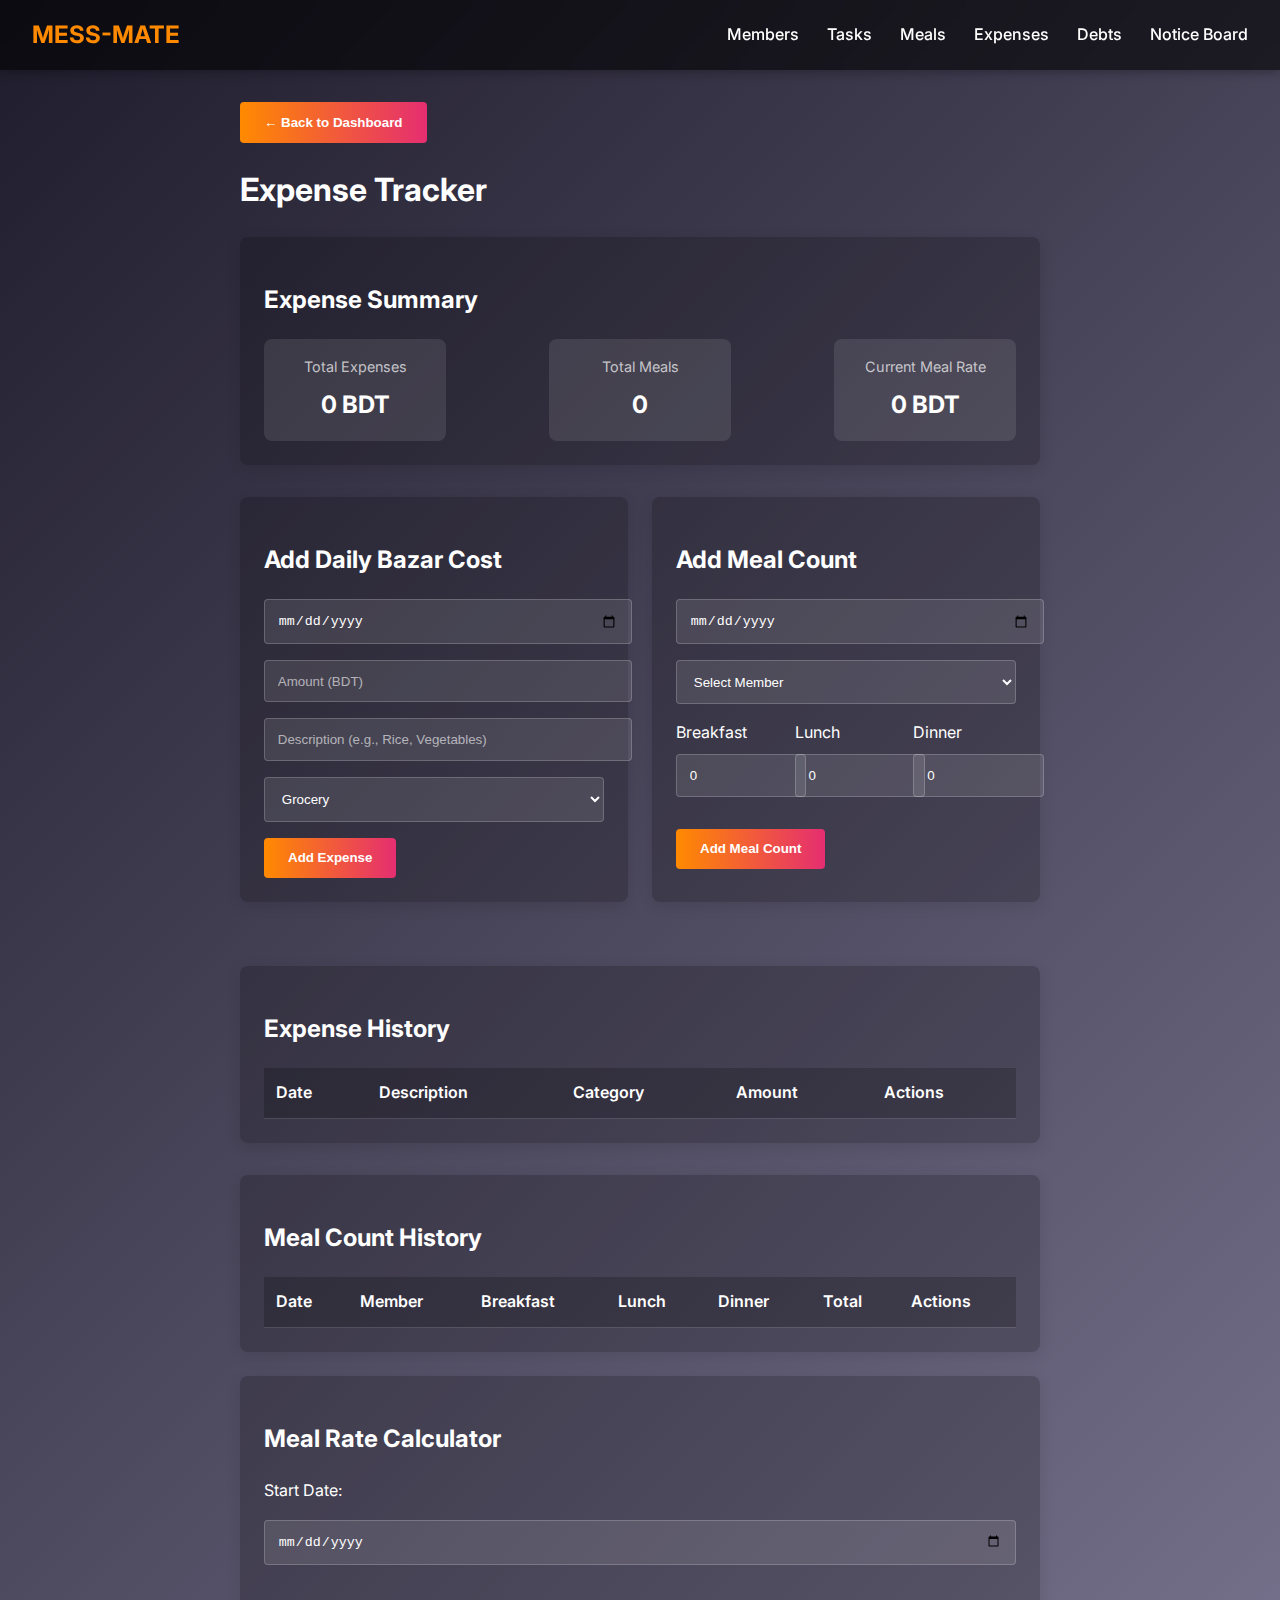
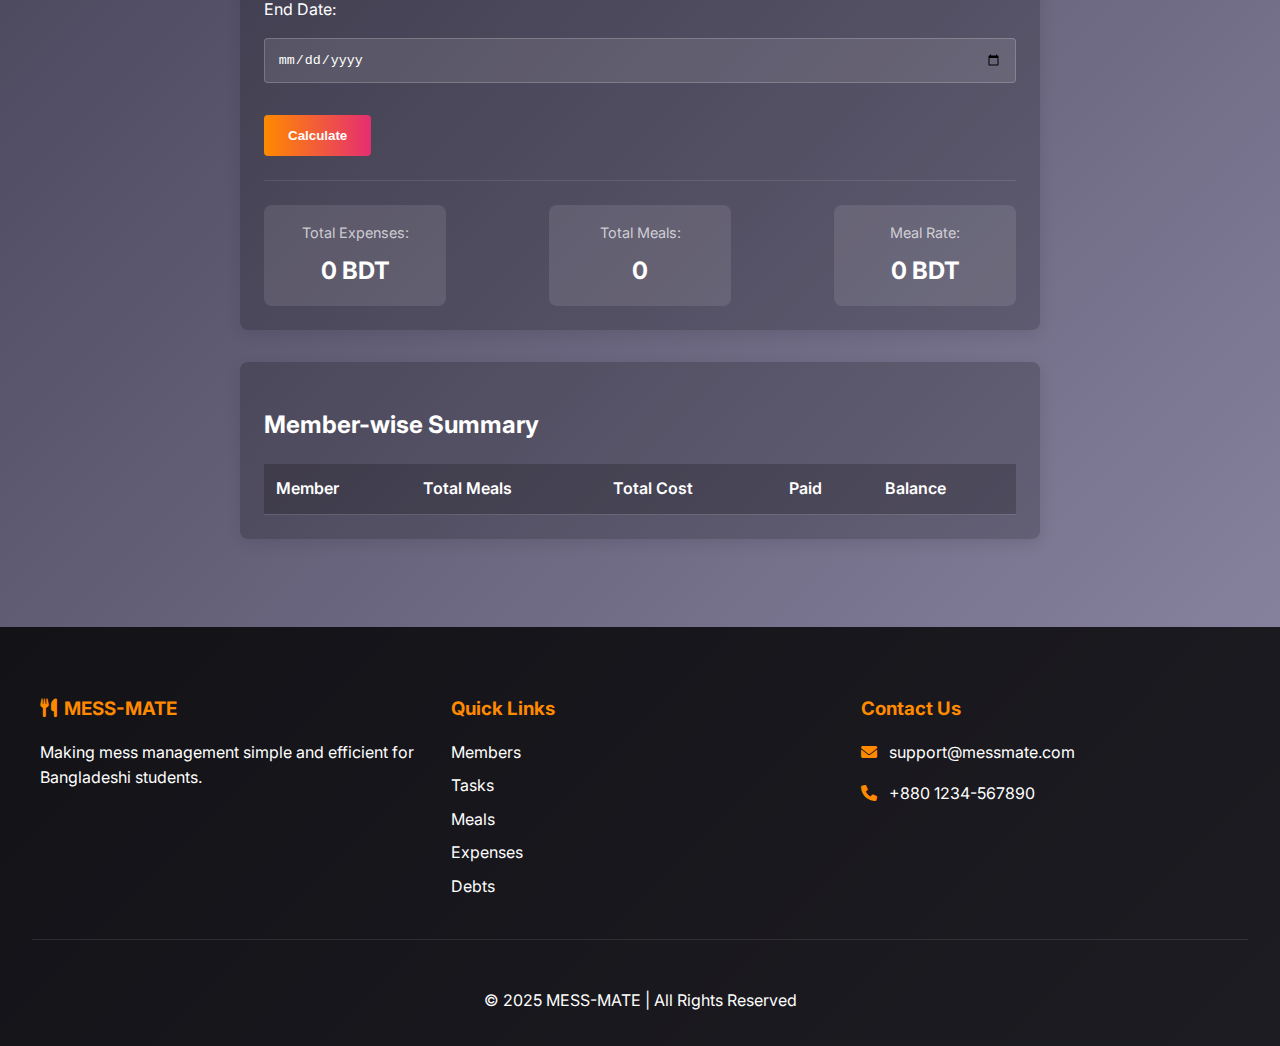
<file: expenses.html>
<!DOCTYPE html>
<html lang="en">
<head>
  <meta charset="UTF-8">
  <meta name="viewport" content="width=device-width, initial-scale=1.0">
  <title>Expense Tracker - MESS-MATE</title>
  <link rel="stylesheet" href="common.css">
  <link rel="stylesheet" href="expenses.css">
  <link href="https://fonts.googleapis.com/css2?family=Inter:wght@400;600;700&display=swap" rel="stylesheet">
  <link rel="stylesheet" href="https://cdnjs.cloudflare.com/ajax/libs/font-awesome/6.0.0-beta3/css/all.min.css">
</head>
<body>
  <header class="navbar">
    <div class="logo">MESS-MATE</div>
    <nav>
      <a href="index.html#members">Members</a>
      <a href="index.html#tasks">Tasks</a>
      <a href="index.html#meals">Meals</a>
      <a href="index.html#expenses">Expenses</a>
      <a href="index.html#debts">Debts</a>
      <a href="index.html#notice">Notice Board</a>
    </nav>
  </header>

  <div class="expense-container">
    <button class="back-button" onclick="window.location.href='index.html'">← Back to Dashboard</button>
    
    <h1>Expense Tracker</h1>
    
    <div class="card expense-summary">
      <h2>Expense Summary</h2>
      <div class="summary-stats">
        <div class="stat-item">
          <span class="stat-label">Total Expenses</span>
          <span class="stat-value" id="total-expenses">0 BDT</span>
        </div>
        <div class="stat-item">
          <span class="stat-label">Total Meals</span>
          <span class="stat-value" id="total-meals">0</span>
        </div>
        <div class="stat-item">
          <span class="stat-label">Current Meal Rate</span>
          <span class="stat-value" id="meal-rate">0 BDT</span>
        </div>
      </div>
    </div>
    
    <div class="expense-sections">
      <div class="card expense-form">
        <h2>Add Daily Bazar Cost</h2>
        <form id="expense-form">
          <input type="date" id="expense-date" required>
          <input type="number" id="expense-amount" placeholder="Amount (BDT)" required>
          <input type="text" id="expense-description" placeholder="Description (e.g., Rice, Vegetables)" required>
          <select id="expense-category">
            <option value="grocery">Grocery</option>
            <option value="meat">Meat</option>
            <option value="fish">Fish</option>
            <option value="vegetables">Vegetables</option>
            <option value="fruits">Fruits</option>
            <option value="spices">Spices</option>
            <option value="other">Other</option>
          </select>
          <button type="submit">Add Expense</button>
        </form>
      </div>
      
      <div class="card meal-count-form">
        <h2>Add Meal Count</h2>
        <form id="meal-count-form">
          <input type="date" id="meal-date" required>
          <select id="member-select" required>
            <option value="">Select Member</option>
            <!-- Members will be populated from JavaScript -->
          </select>
          <div class="meal-inputs">
            <div class="meal-input">
              <label for="breakfast">Breakfast</label>
              <input type="number" id="breakfast" min="0" max="1" value="0">
            </div>
            <div class="meal-input">
              <label for="lunch">Lunch</label>
              <input type="number" id="lunch" min="0" max="1" value="0">
            </div>
            <div class="meal-input">
              <label for="dinner">Dinner</label>
              <input type="number" id="dinner" min="0" max="1" value="0">
            </div>
          </div>
          <button type="submit">Add Meal Count</button>
        </form>
      </div>
    </div>
    
    <div class="card expense-history">
      <h2>Expense History</h2>
      <table id="expense-table">
        <thead>
          <tr>
            <th>Date</th>
            <th>Description</th>
            <th>Category</th>
            <th>Amount</th>
            <th>Actions</th>
          </tr>
        </thead>
        <tbody id="expense-list">
          <!-- Expenses will be added here dynamically -->
        </tbody>
      </table>
    </div>
    
    <div class="card meal-count-history">
      <h2>Meal Count History</h2>
      <table id="meal-count-table">
        <thead>
          <tr>
            <th>Date</th>
            <th>Member</th>
            <th>Breakfast</th>
            <th>Lunch</th>
            <th>Dinner</th>
            <th>Total</th>
            <th>Actions</th>
          </tr>
        </thead>
        <tbody id="meal-count-list">
          <!-- Meal counts will be added here dynamically -->
        </tbody>
      </table>
    </div>
    
    <div class="card meal-rate-calculator">
      <h2>Meal Rate Calculator</h2>
      <div class="date-range-selector">
        <label for="start-date">Start Date:</label>
        <input type="date" id="start-date">
        <label for="end-date">End Date:</label>
        <input type="date" id="end-date">
        <button id="calculate-btn">Calculate</button>
      </div>
      <div class="calculation-results">
        <div class="result-item">
          <span class="result-label">Total Expenses:</span>
          <span class="result-value" id="calc-total-expenses">0 BDT</span>
        </div>
        <div class="result-item">
          <span class="result-label">Total Meals:</span>
          <span class="result-value" id="calc-total-meals">0</span>
        </div>
        <div class="result-item">
          <span class="result-label">Meal Rate:</span>
          <span class="result-value" id="calc-meal-rate">0 BDT</span>
        </div>
      </div>
    </div>
    
    <div class="card member-summary">
      <h2>Member-wise Summary</h2>
      <table id="member-summary-table">
        <thead>
          <tr>
            <th>Member</th>
            <th>Total Meals</th>
            <th>Total Cost</th>
            <th>Paid</th>
            <th>Balance</th>
          </tr>
        </thead>
        <tbody id="member-summary-list">
          <!-- Member summaries will be added here dynamically -->
        </tbody>
      </table>
    </div>
  </div>

  <footer>
    <div class="footer-content">
      <div class="footer-section">
        <h3><i class="fas fa-utensils"></i> MESS-MATE</h3>
        <p>Making mess management simple and efficient for Bangladeshi students.</p>
      </div>
      <div class="footer-section">
        <h3>Quick Links</h3>
        <a href="index.html#members">Members</a>
        <a href="index.html#tasks">Tasks</a>
        <a href="index.html#meals">Meals</a>
        <a href="index.html#expenses">Expenses</a>
        <a href="index.html#debts">Debts</a>
      </div>
      <div class="footer-section">
        <h3>Contact Us</h3>
        <p><i class="fas fa-envelope"></i> support@messmate.com</p>
        <p><i class="fas fa-phone"></i> +880 1234-567890</p>
      </div>
    </div>
    <div class="footer-bottom">
      <p>&copy; 2025 MESS-MATE | All Rights Reserved</p>
    </div>
  </footer>

  <script src="script.js"></script>
</body>
</html>
</file>
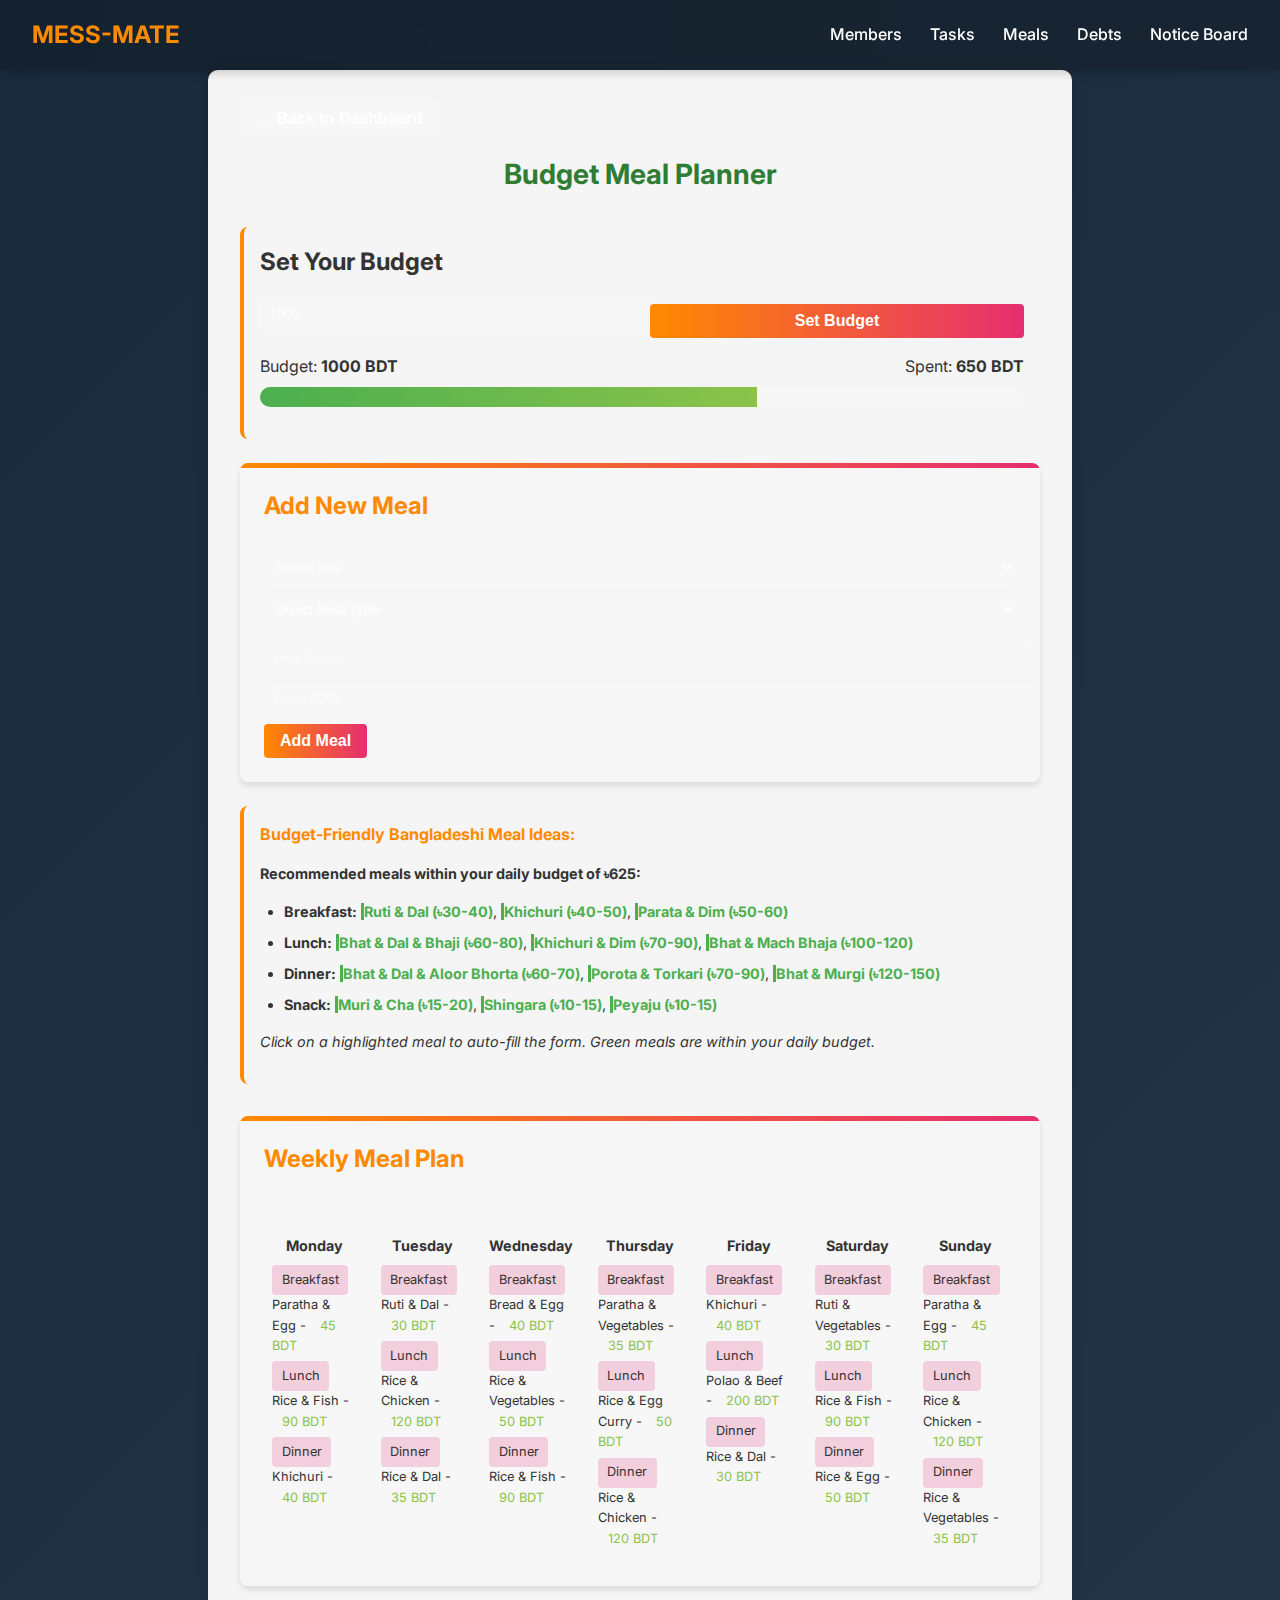
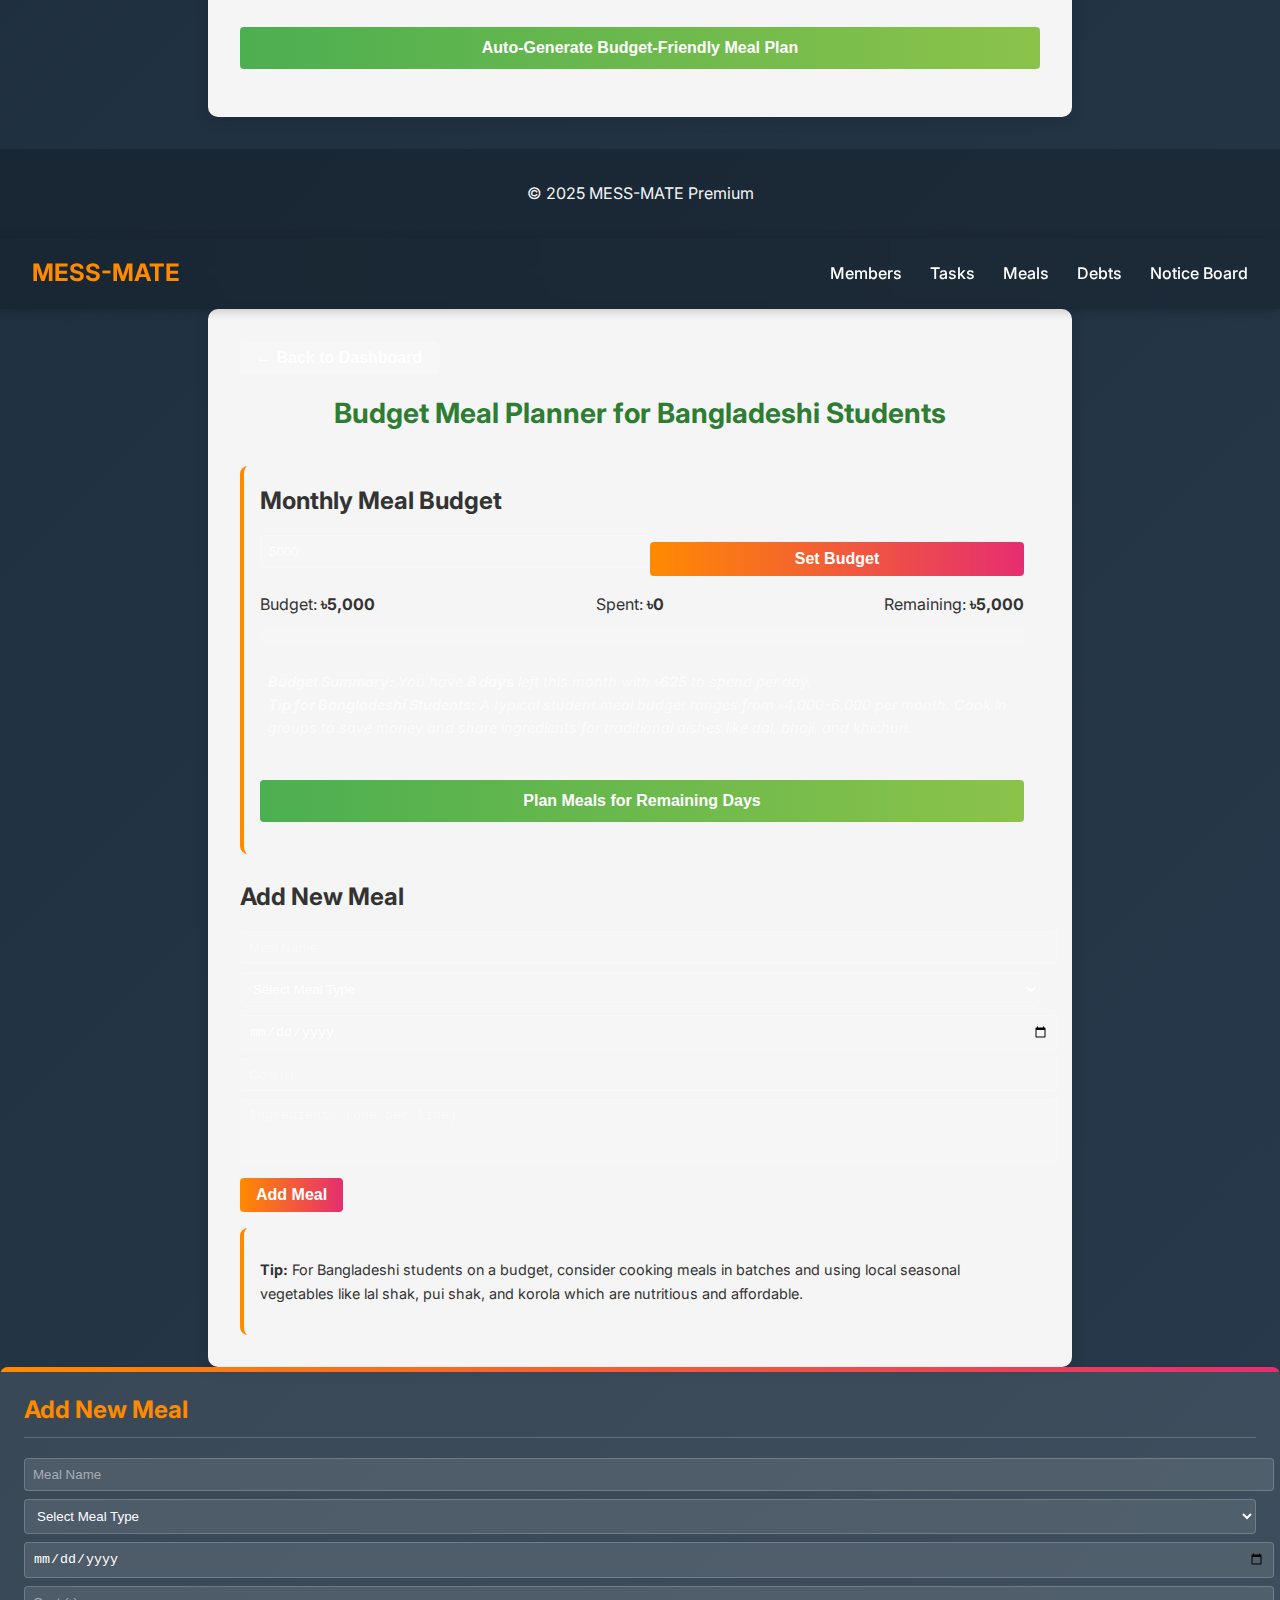
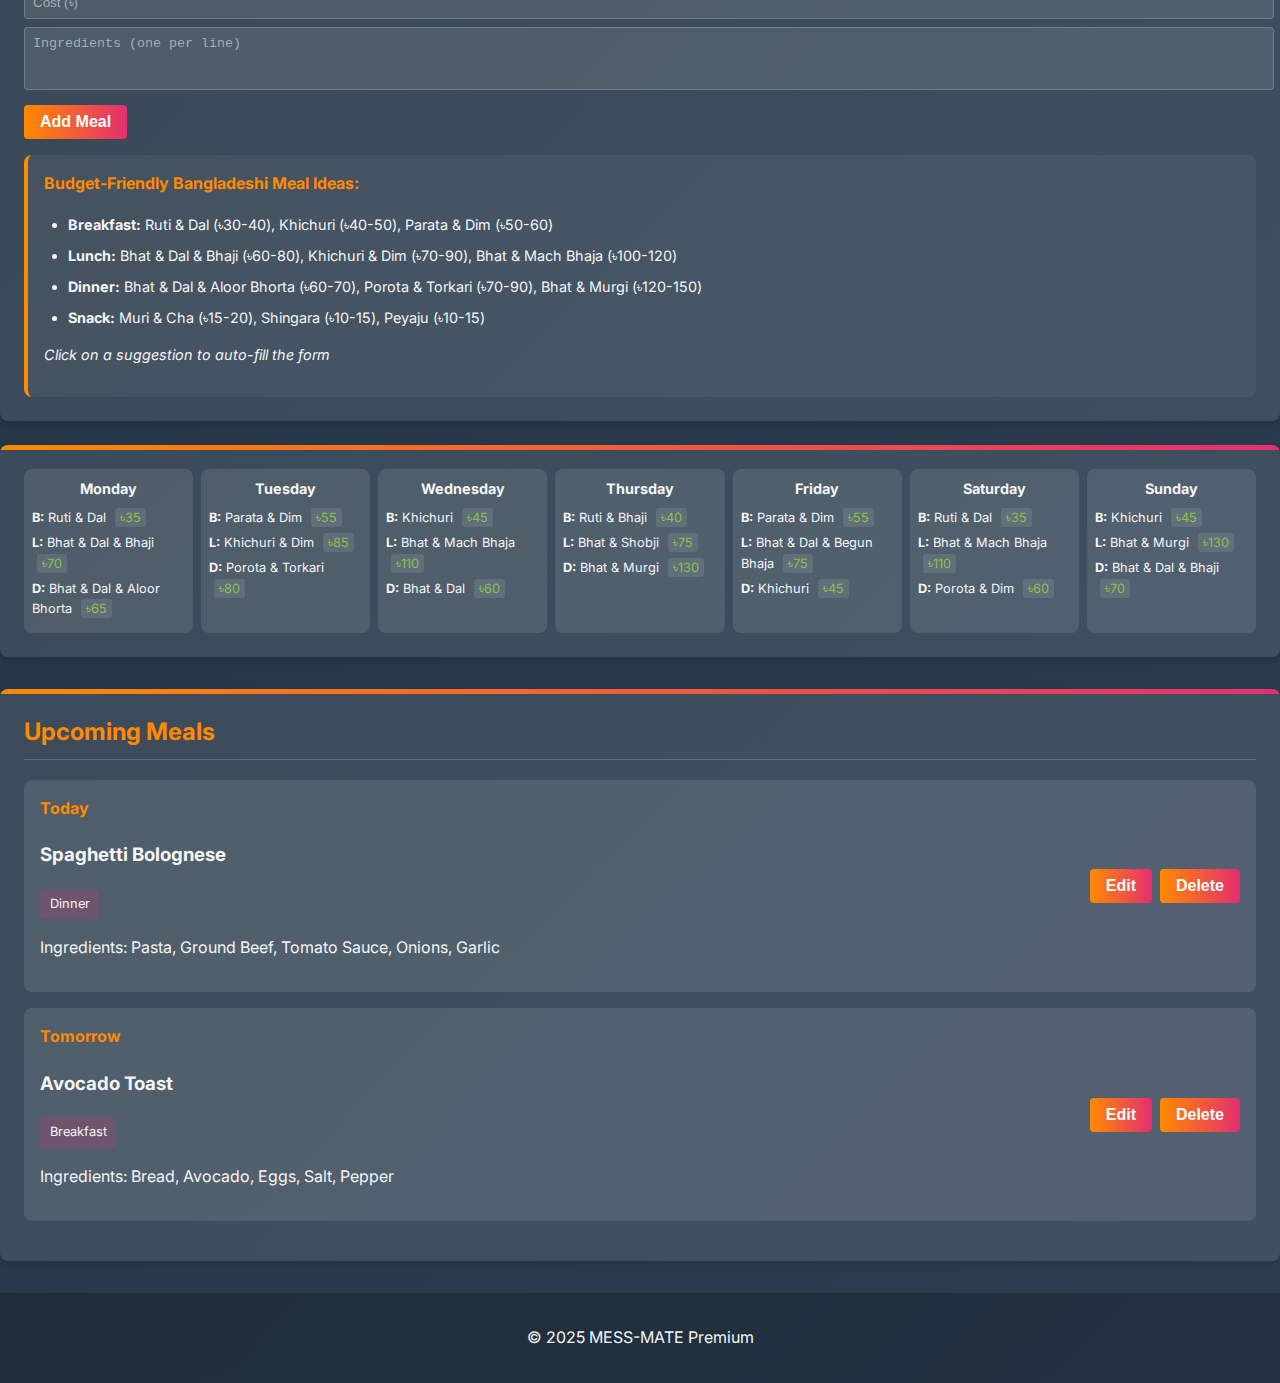
<file: meals.html>
<!DOCTYPE html>
<html lang="en">
<head>
  <meta charset="UTF-8">
  <meta name="viewport" content="width=device-width, initial-scale=1.0">
  <title>Budget Meal Planner for Bangladeshi Students - MESS-MATE Premium</title>
  <link rel="stylesheet" href="common.css">
  <link rel="stylesheet" href="meals.css">
  <link href="https://fonts.googleapis.com/css2?family=Inter:wght@400;600;700&display=swap" rel="stylesheet">
  <link rel="stylesheet" href="https://cdnjs.cloudflare.com/ajax/libs/font-awesome/6.0.0-beta3/css/all.min.css">
</head>
<body>
  <header class="navbar">
    <div class="logo">MESS-MATE</div>
    <nav>
      <a href="index.html#members">Members</a>
      <a href="index.html#tasks">Tasks</a>
      <a href="index.html#meals">Meals</a>
      <a href="index.html#debts">Debts</a>
      <a href="index.html#notice">Notice Board</a>
    </nav>
  </header>

  <div class="meal-container">
    <button class="back-button" onclick="window.location.href='index.html'">← Back to Dashboard</button>
    
    <h1>Budget Meal Planner</h1>
    
    <div class="budget-section">
      <h2>Set Your Budget</h2>
      <div class="budget-controls">
        <input type="number" id="budget-input" placeholder="Enter your budget (BDT)" value="1000">
        <button id="set-budget-btn">Set Budget</button>
      </div>
      <div class="budget-display">
        <span>Budget: <strong id="budget-amount">1000 BDT</strong></span>
        <span>Spent: <strong id="spent-amount">650 BDT</strong></span>
      </div>
      <div class="budget-meter">
        <div class="budget-progress" id="budget-progress"></div>
      </div>
    </div>
    
    <div class="card meal-form">
      <h2>Add New Meal</h2>
      <form id="meal-form">
        <select id="meal-day" required>
          <option value="">Select Day</option>
          <option value="Monday">Monday</option>
          <option value="Tuesday">Tuesday</option>
          <option value="Wednesday">Wednesday</option>
          <option value="Thursday">Thursday</option>
          <option value="Friday">Friday</option>
          <option value="Saturday">Saturday</option>
          <option value="Sunday">Sunday</option>
        </select>
        <select id="meal-type" required>
          <option value="">Select Meal Type</option>
          <option value="Breakfast">Breakfast</option>
          <option value="Lunch">Lunch</option>
          <option value="Dinner">Dinner</option>
        </select>
        <input type="text" id="meal-name" placeholder="Meal Name" required>
        <input type="number" id="meal-cost" placeholder="Cost (BDT)" required>
        <button type="submit">Add Meal</button>
      </form>
    </div>
    
    <div class="meal-suggestion">
      <h3>Budget-Friendly Meal Suggestions</h3>
      <ul>
        <li class="affordable-meal">Dal Bhaat - 30 BDT</li>
        <li class="affordable-meal">Khichuri - 40 BDT</li>
        <li class="affordable-meal">Egg Curry - 50 BDT</li>
        <li class="affordable-meal">Mixed Vegetables - 35 BDT</li>
        <li class="expensive-meal">Chicken Curry - 120 BDT</li>
        <li class="expensive-meal">Beef Curry - 180 BDT</li>
      </ul>
    </div>
    
    <div class="card meal-list">
      <h2>Weekly Meal Plan</h2>
      <div class="meal-calendar">
        <div class="calendar-day">
          <h3>Monday</h3>
          <div class="calendar-meals">
            <p><span class="meal-type">Breakfast</span> Paratha & Egg - <span class="meal-cost">45 BDT</span></p>
            <p><span class="meal-type">Lunch</span> Rice & Fish - <span class="meal-cost">90 BDT</span></p>
            <p><span class="meal-type">Dinner</span> Khichuri - <span class="meal-cost">40 BDT</span></p>
          </div>
        </div>
        <div class="calendar-day">
          <h3>Tuesday</h3>
          <div class="calendar-meals">
            <p><span class="meal-type">Breakfast</span> Ruti & Dal - <span class="meal-cost">30 BDT</span></p>
            <p><span class="meal-type">Lunch</span> Rice & Chicken - <span class="meal-cost">120 BDT</span></p>
            <p><span class="meal-type">Dinner</span> Rice & Dal - <span class="meal-cost">35 BDT</span></p>
          </div>
        </div>
        <div class="calendar-day">
          <h3>Wednesday</h3>
          <div class="calendar-meals">
            <p><span class="meal-type">Breakfast</span> Bread & Egg - <span class="meal-cost">40 BDT</span></p>
            <p><span class="meal-type">Lunch</span> Rice & Vegetables - <span class="meal-cost">50 BDT</span></p>
            <p><span class="meal-type">Dinner</span> Rice & Fish - <span class="meal-cost">90 BDT</span></p>
          </div>
        </div>
        <div class="calendar-day">
          <h3>Thursday</h3>
          <div class="calendar-meals">
            <p><span class="meal-type">Breakfast</span> Paratha & Vegetables - <span class="meal-cost">35 BDT</span></p>
            <p><span class="meal-type">Lunch</span> Rice & Egg Curry - <span class="meal-cost">50 BDT</span></p>
            <p><span class="meal-type">Dinner</span> Rice & Chicken - <span class="meal-cost">120 BDT</span></p>
          </div>
        </div>
        <div class="calendar-day">
          <h3>Friday</h3>
          <div class="calendar-meals">
            <p><span class="meal-type">Breakfast</span> Khichuri - <span class="meal-cost">40 BDT</span></p>
            <p><span class="meal-type">Lunch</span> Polao & Beef - <span class="meal-cost">200 BDT</span></p>
            <p><span class="meal-type">Dinner</span> Rice & Dal - <span class="meal-cost">30 BDT</span></p>
          </div>
        </div>
        <div class="calendar-day">
          <h3>Saturday</h3>
          <div class="calendar-meals">
            <p><span class="meal-type">Breakfast</span> Ruti & Vegetables - <span class="meal-cost">30 BDT</span></p>
            <p><span class="meal-type">Lunch</span> Rice & Fish - <span class="meal-cost">90 BDT</span></p>
            <p><span class="meal-type">Dinner</span> Rice & Egg - <span class="meal-cost">50 BDT</span></p>
          </div>
        </div>
        <div class="calendar-day">
          <h3>Sunday</h3>
          <div class="calendar-meals">
            <p><span class="meal-type">Breakfast</span> Paratha & Egg - <span class="meal-cost">45 BDT</span></p>
            <p><span class="meal-type">Lunch</span> Rice & Chicken - <span class="meal-cost">120 BDT</span></p>
            <p><span class="meal-type">Dinner</span> Rice & Vegetables - <span class="meal-cost">35 BDT</span></p>
          </div>
        </div>
      </div>
    </div>
    
    <div class="budget-planner">
      <button class="plan-button" id="auto-plan-btn">Auto-Generate Budget-Friendly Meal Plan</button>
      <div class="plan-results" id="plan-results" style="display: none;">
        <h3>Optimized Meal Plan</h3>
        <p>Your optimized meal plan has been generated based on your budget of <strong>1000 BDT</strong>.</p>
        <p>Total cost: <strong>875 BDT</strong> (12.5% under budget)</p>
        <p>This plan ensures you get proper nutrition while staying within your budget.</p>
      </div>
    </div>
  </div>

  <footer>
    <p>&copy; 2025 MESS-MATE Premium</p>
  </footer>

  <script src="script.js"></script>
</body>
</html>
<!DOCTYPE html>
<html lang="en">
<head>
  <meta charset="UTF-8">
  <meta name="viewport" content="width=device-width, initial-scale=1.0">
  <title>Budget Meal Planner for Bangladeshi Students - MESS-MATE Premium</title>
  <link rel="stylesheet" href="styles.css">
  <link href="https://fonts.googleapis.com/css2?family=Inter:wght@400;600;700&display=swap" rel="stylesheet">
  <style>
    body {
      font-family: 'Inter', sans-serif;
      margin: 0;
      padding: 0;
      background: linear-gradient(135deg, #1a2a3a 0%, #2c3e50 100%);
      color: #f5f5f5;
      min-height: 100vh;
    }
    .navbar {
      background-color: rgba(0,0,0,0.2);
      color: white;
      padding: 1rem 2rem;
      display: flex;
      justify-content: space-between;
      align-items: center;
      box-shadow: 0 2px 10px rgba(0,0,0,0.2);
    }
    .logo {
      font-size: 1.5rem;
      font-weight: bold;
      color: #ff8a00;
    }
    nav a {
      color: white;
      text-decoration: none;
      margin-left: 1.5rem;
      font-weight: 600;
      transition: color 0.3s;
    }
    nav a:hover {
      color: #ff8a00;
    }
    .meal-container {
      max-width: 800px;
      margin: 0 auto;
      padding: 2rem;
    }
    .meal-form {
      margin-bottom: 2rem;
    }
    .meal-list {
      margin-top: 2rem;
    }
    .meal-item {
      display: flex;
      justify-content: space-between;
      align-items: center;
      padding: 1rem;
      margin-bottom: 1rem;
      background: rgba(255,255,255,0.1);
      border-radius: 8px;
    }
    .meal-actions {
      display: flex;
      gap: 0.5rem;
    }
    .back-button {
      margin-bottom: 1rem;
      background: rgba(255,255,255,0.2);
    }
    .meal-day {
      font-weight: bold;
      color: #ff8a00;
      margin-bottom: 0.5rem;
    }
    .meal-type {
      display: inline-block;
      padding: 0.3rem 0.6rem;
      border-radius: 4px;
      background: rgba(229, 46, 113, 0.2);
      margin-right: 0.5rem;
      font-size: 0.8rem;
    }
    .meal-calendar {
      display: grid;
      grid-template-columns: repeat(7, 1fr);
      gap: 0.5rem;
      margin-top: 1.5rem;
    }
    .calendar-day {
      background: rgba(255,255,255,0.1);
      border-radius: 8px;
      padding: 0.5rem;
      text-align: center;
    }
    .calendar-day h3 {
      margin-top: 0;
      margin-bottom: 0.5rem;
      font-size: 0.9rem;
    }
    .calendar-meals {
      font-size: 0.8rem;
      text-align: left;
    }
    .calendar-meals p {
      margin: 0.3rem 0;
    }
    .budget-section {
      margin-bottom: 2rem;
      padding: 1rem;
      background: rgba(255,255,255,0.1);
      border-radius: 8px;
    }
    .budget-controls {
      display: flex;
      gap: 1rem;
      margin-bottom: 1rem;
    }
    .budget-controls input {
      flex: 1;
    }
    .budget-meter {
      height: 10px;
      width: 100%;
      background: rgba(255,255,255,0.2);
      border-radius: 5px;
      margin-top: 0.5rem;
      overflow: hidden;
    }
    .budget-progress {
      height: 100%;
      background: linear-gradient(90deg, #4CAF50, #8BC34A);
      width: 0%;
      transition: width 0.3s ease;
    }
    .over-budget .budget-progress {
      background: linear-gradient(90deg, #FF5252, #FF8A80);
    }
    .meal-cost {
      font-size: 0.8rem;
      color: #8BC34A;
      margin-left: 0.5rem;
    }
    .meal-suggestion {
      background: rgba(139, 195, 74, 0.1);
      border-left: 3px solid #8BC34A;
      padding: 0.5rem;
      margin-top: 1rem;
      font-size: 0.9rem;
    }
    .card {
      background: rgba(255,255,255,0.1);
      border-radius: 8px;
      padding: 1.5rem;
      margin-bottom: 1.5rem;
      box-shadow: 0 4px 6px rgba(0,0,0,0.1);
    }
    .card h2 {
      margin-top: 0;
      color: #ff8a00;
      border-bottom: 1px solid rgba(255,255,255,0.2);
      padding-bottom: 0.5rem;
    }
    footer {
      text-align: center;
      padding: 1rem;
      background: rgba(0,0,0,0.2);
      margin-top: 2rem;
    }
    button {
      background: linear-gradient(90deg, #ff8a00, #e52e71);
      color: white;
      border: none;
      padding: 0.5rem 1rem;
      border-radius: 4px;
      cursor: pointer;
      font-weight: 600;
      transition: transform 0.2s;
    }
    button:hover {
      transform: translateY(-2px);
    }
    input, textarea, select {
      background: rgba(255,255,255,0.1);
      border: 1px solid rgba(255,255,255,0.2);
      color: white;
      padding: 0.5rem;
      border-radius: 4px;
      margin-bottom: 0.5rem;
    }
    input::placeholder, textarea::placeholder {
      color: rgba(255,255,255,0.5);
    }
    /* Budget styles */
    .budget-section {
      background: rgba(255,255,255,0.05);
      border-radius: 8px;
      padding: 1rem;
      margin-bottom: 1.5rem;
      border-left: 4px solid #ff8a00;
    }
    .budget-controls {
      display: grid;
      grid-template-columns: 1fr 1fr;
      gap: 1rem;
      margin-bottom: 1rem;
    }
    .budget-display {
      display: flex;
      justify-content: space-between;
      margin-bottom: 0.5rem;
    }
    .budget-meter {
      height: 20px;
      background-color: rgba(255,255,255,0.1);
      border-radius: 10px;
      overflow: hidden;
      margin-bottom: 1rem;
    }
    .budget-progress {
      height: 100%;
      background: linear-gradient(90deg, #4caf50, #8bc34a);
      width: 65%; /* Will be set dynamically with JS */
      transition: width 0.3s ease;
    }
    .budget-warning {
      background: linear-gradient(90deg, #ff9800, #f44336);
    }
    .meal-cost {
      font-size: 0.8rem;
      background-color: rgba(255,255,255,0.1);
      padding: 2px 5px;
      border-radius: 3px;
      margin-left: 5px;
    }
    .meal-suggestion {
      background: rgba(255,255,255,0.05);
      border-radius: 8px;
      padding: 1rem;
      margin-top: 1rem;
      border-left: 4px solid #ff8a00;
    }
    .meal-suggestion h3 {
      margin-top: 0;
      color: #ff8a00;
      font-size: 1rem;
    }
    .meal-suggestion ul {
      padding-left: 1.5rem;
      margin-bottom: 0.5rem;
    }
    .meal-suggestion li {
      margin-bottom: 0.5rem;
      cursor: pointer;
    }
    .meal-suggestion li:hover {
      color: #ff8a00;
      text-decoration: underline;
    }
    .affordable-meal {
      color: #4caf50 !important;
      font-weight: bold;
      cursor: pointer;
      transition: all 0.2s ease;
    }
    .affordable-meal:hover {
      text-decoration: underline;
      transform: scale(1.05);
    }
    .expensive-meal {
      color: rgba(255,255,255,0.5) !important;
    }
    .budget-planner {
      margin-top: 1rem;
      padding-top: 1rem;
      border-top: 1px solid rgba(255,255,255,0.1);
    }
    .plan-button {
      background: linear-gradient(90deg, #4caf50, #8bc34a);
      width: 100%;
      padding: 0.75rem;
      margin-bottom: 1rem;
    }
    .plan-results {
      background: rgba(255,255,255,0.05);
      border-radius: 8px;
      padding: 1rem;
      margin-top: 1rem;
    }
    .plan-results h3 {
      margin-top: 0;
      color: #ff8a00;
      font-size: 1.1rem;
      border-bottom: 1px solid rgba(255,255,255,0.1);
      padding-bottom: 0.5rem;
    }
    .day-plan {
      margin-bottom: 1rem;
      padding-bottom: 1rem;
      border-bottom: 1px dashed rgba(255,255,255,0.1);
    }
    .day-plan h4 {
      margin: 0.5rem 0;
      color: #fff;
    }
    .day-plan-meals {
      display: grid;
      grid-template-columns: repeat(auto-fit, minmax(150px, 1fr));
      gap: 0.5rem;
    }
    .day-meal {
      background: rgba(255,255,255,0.05);
      padding: 0.5rem;
      border-radius: 4px;
    }
    .plan-summary {
      margin-top: 1.5rem;
      padding: 1rem;
      background: rgba(76, 175, 80, 0.1);
      border-left: 4px solid #4caf50;
      border-radius: 0 8px 8px 0;
    }
    .plan-summary h4 {
      margin-top: 0;
      color: #ff8a00;
    }
    .plan-summary p {
      margin: 0.5rem 0;
    }
    .budget-tip {
      font-style: italic;
      color: rgba(255,255,255,0.7);
      font-size: 0.9rem;
      margin-top: 0.5rem;
      padding: 0.5rem;
      background: rgba(255,255,255,0.05);
      border-radius: 4px;
    }
  </style>
</head>
<body>
  <header class="navbar">
    <div class="logo">MESS-MATE</div>
    <nav>
      <a href="index.html#members">Members</a>
      <a href="index.html#tasks">Tasks</a>
      <a href="index.html#meals">Meals</a>
      <a href="index.html#debts">Debts</a>
      <a href="index.html#notice">Notice Board</a>
    </nav>
  </header>

  <div class="meal-container">
    <button class="back-button" onclick="window.location.href='index.html'">← Back to Dashboard</button>
    
    <h1>Budget Meal Planner for Bangladeshi Students</h1>
    
    <div class="budget-section">
      <h2>Monthly Meal Budget</h2>
      <div class="budget-controls">
        <input type="number" id="budget-amount" placeholder="Set monthly budget (৳)" value="5000">
        <button id="set-budget">Set Budget</button>
      </div>
      <div class="budget-display">
        <span>Budget: <strong id="display-budget">৳5,000</strong></span>
        <span>Spent: <strong id="display-spent">৳0</strong></span>
        <span>Remaining: <strong id="display-remaining">৳5,000</strong></span>
      </div>
      <div class="budget-meter">
        <div class="budget-progress" id="budget-progress-bar"></div>
      </div>
      <div class="budget-tip">
        <strong>Tip for Bangladeshi Students:</strong> A typical student meal budget ranges from ৳4,000-6,000 per month. Cook in groups to save money and share ingredients for traditional dishes like dal, bhaji, and khichuri.
      </div>
      <div class="budget-planner">
        <button id="plan-remaining-days" class="plan-button">Plan Meals for Remaining Days</button>
        <div id="plan-results" class="plan-results" style="display: none;">
          <h3>Suggested Meal Plan</h3>
          <div id="plan-content"></div>
        </div>
      </div>
    </div>
      <div class="meal-form-container">
        <h2>Add New Meal</h2>
      <form id="meal-form">
        <input type="text" id="meal-name" placeholder="Meal Name" required>
        <select id="meal-type" required>
          <option value="" disabled selected>Select Meal Type</option>
          <option value="Breakfast">Breakfast</option>
          <option value="Lunch">Lunch</option>
          <option value="Dinner">Dinner</option>
          <option value="Snack">Snack</option>
        </select>
        <input type="date" id="meal-date" required>
        <input type="number" id="meal-cost" placeholder="Cost (৳)" required>
        <textarea id="meal-ingredients" placeholder="Ingredients (one per line)" rows="3"></textarea>
        <button type="submit">Add Meal</button>
      </form>
      </div>
      <div class="meal-suggestion">
        <p><strong>Tip:</strong> For Bangladeshi students on a budget, consider cooking meals in batches and using local seasonal vegetables like lal shak, pui shak, and korola which are nutritious and affordable.</p>
      </div>
    </div>
    
    <div class="card meal-form">
      <h2>Add New Meal</h2>
      <form id="meal-form">
        <input type="text" id="meal-name" placeholder="Meal Name" required>
        <select id="meal-type" required>
          <option value="" disabled selected>Select Meal Type</option>
          <option value="Breakfast">Breakfast</option>
          <option value="Lunch">Lunch</option>
          <option value="Dinner">Dinner</option>
          <option value="Snack">Snack</option>
        </select>
        <input type="date" id="meal-date" required>
        <input type="number" id="meal-cost" placeholder="Cost (৳)" required>
        <textarea id="meal-ingredients" placeholder="Ingredients (one per line)" rows="3"></textarea>
        <button type="submit">Add Meal</button>
      </form>
      <div class="meal-suggestion">
        <h3>Budget-Friendly Bangladeshi Meal Ideas:</h3>
        <ul>
          <li><strong>Breakfast:</strong> Ruti & Dal (৳30-40), Khichuri (৳40-50), Parata & Dim (৳50-60)</li>
          <li><strong>Lunch:</strong> Bhat & Dal & Bhaji (৳60-80), Khichuri & Dim (৳70-90), Bhat & Mach Bhaja (৳100-120)</li>
          <li><strong>Dinner:</strong> Bhat & Dal & Aloor Bhorta (৳60-70), Porota & Torkari (৳70-90), Bhat & Murgi (৳120-150)</li>
          <li><strong>Snack:</strong> Muri & Cha (৳15-20), Shingara (৳10-15), Peyaju (৳10-15)</li>
        </ul>
        <p><em>Click on a suggestion to auto-fill the form</em></p>
      </div>
    </div>
    
    <div class="card meal-calendar">
      <div class="calendar-day">
        <h3>Monday</h3>
        <div class="calendar-meals">
          <p><strong>B:</strong> Ruti & Dal <span class="meal-cost">৳35</span></p>
          <p><strong>L:</strong> Bhat & Dal & Bhaji <span class="meal-cost">৳70</span></p>
          <p><strong>D:</strong> Bhat & Dal & Aloor Bhorta <span class="meal-cost">৳65</span></p>
        </div>
      </div>
      <div class="calendar-day">
        <h3>Tuesday</h3>
        <div class="calendar-meals">
          <p><strong>B:</strong> Parata & Dim <span class="meal-cost">৳55</span></p>
          <p><strong>L:</strong> Khichuri & Dim <span class="meal-cost">৳85</span></p>
          <p><strong>D:</strong> Porota & Torkari <span class="meal-cost">৳80</span></p>
        </div>
      </div>
      <div class="calendar-day">
        <h3>Wednesday</h3>
        <div class="calendar-meals">
          <p><strong>B:</strong> Khichuri <span class="meal-cost">৳45</span></p>
          <p><strong>L:</strong> Bhat & Mach Bhaja <span class="meal-cost">৳110</span></p>
          <p><strong>D:</strong> Bhat & Dal <span class="meal-cost">৳60</span></p>
        </div>
      </div>
      <div class="calendar-day">
        <h3>Thursday</h3>
        <div class="calendar-meals">
          <p><strong>B:</strong> Ruti & Bhaji <span class="meal-cost">৳40</span></p>
          <p><strong>L:</strong> Bhat & Shobji <span class="meal-cost">৳75</span></p>
          <p><strong>D:</strong> Bhat & Murgi <span class="meal-cost">৳130</span></p>
        </div>
      </div>
      <div class="calendar-day">
        <h3>Friday</h3>
        <div class="calendar-meals">
          <p><strong>B:</strong> Parata & Dim <span class="meal-cost">৳55</span></p>
          <p><strong>L:</strong> Bhat & Dal & Begun Bhaja <span class="meal-cost">৳75</span></p>
          <p><strong>D:</strong> Khichuri <span class="meal-cost">৳45</span></p>
        </div>
      </div>
      <div class="calendar-day">
        <h3>Saturday</h3>
        <div class="calendar-meals">
          <p><strong>B:</strong> Ruti & Dal <span class="meal-cost">৳35</span></p>
          <p><strong>L:</strong> Bhat & Mach Bhaja <span class="meal-cost">৳110</span></p>
          <p><strong>D:</strong> Porota & Dim <span class="meal-cost">৳60</span></p>
        </div>
      </div>
      <div class="calendar-day">
        <h3>Sunday</h3>
        <div class="calendar-meals">
          <p><strong>B:</strong> Khichuri <span class="meal-cost">৳45</span></p>
          <p><strong>L:</strong> Bhat & Murgi <span class="meal-cost">৳130</span></p>
          <p><strong>D:</strong> Bhat & Dal & Bhaji <span class="meal-cost">৳70</span></p>
        </div>
      </div>
    </div>
    
    <div class="card meal-list">
      <h2>Upcoming Meals</h2>
      <div id="meals-container">
        <!-- Meals will be added here dynamically -->
        <div class="meal-item">
          <div>
            <div class="meal-day">Today</div>
            <h3>Spaghetti Bolognese</h3>
            <span class="meal-type">Dinner</span>
            <p>Ingredients: Pasta, Ground Beef, Tomato Sauce, Onions, Garlic</p>
          </div>
          <div class="meal-actions">
            <button class="edit-btn">Edit</button>
            <button class="delete-btn">Delete</button>
          </div>
        </div>
        <div class="meal-item">
          <div>
            <div class="meal-day">Tomorrow</div>
            <h3>Avocado Toast</h3>
            <span class="meal-type">Breakfast</span>
            <p>Ingredients: Bread, Avocado, Eggs, Salt, Pepper</p>
          </div>
          <div class="meal-actions">
            <button class="edit-btn">Edit</button>
            <button class="delete-btn">Delete</button>
          </div>
        </div>
      </div>
    </div>
  </div>

  <footer>
    <p>&copy; 2025 MESS-MATE Premium</p>
  </footer>

  <script>
    // Budget tracking variables
    let budget = 5000;
    let spent = 0; // Initialize to 0 instead of hardcoded value
    let remaining = budget - spent;
    
    // Load budget data from localStorage if available
    function loadBudgetData() {
      const savedBudget = localStorage.getItem('mealPlannerBudget');
      const savedSpent = localStorage.getItem('mealPlannerSpent');
      
      if (savedBudget !== null) {
        budget = parseInt(savedBudget);
      }
      
      if (savedSpent !== null) {
        spent = parseInt(savedSpent);
      }
      
      remaining = budget - spent;
    }
    
    // Save budget data to localStorage
    function saveBudgetData() {
      localStorage.setItem('mealPlannerBudget', budget);
      localStorage.setItem('mealPlannerSpent', spent);
    }
    
    // Load saved data on page load
    loadBudgetData();
    
    // Calculate days remaining in the month
    function getDaysRemainingInMonth() {
      const today = new Date();
      const lastDayOfMonth = new Date(today.getFullYear(), today.getMonth() + 1, 0);
      return lastDayOfMonth.getDate() - today.getDate() + 1; // +1 to include today
    }
    
    // Calculate daily budget
    function calculateDailyBudget(remainingBudget, daysRemaining) {
      // If parameters are not provided, use the global variables
      if (remainingBudget === undefined) remainingBudget = remaining;
      if (daysRemaining === undefined) daysRemaining = getDaysRemainingInMonth();
      
      return daysRemaining > 0 ? Math.floor(remainingBudget / daysRemaining) : 0;
    }
    
    // Initialize budget display
    updateBudgetDisplay();
    
    // Set budget button event listener
    document.getElementById('set-budget').addEventListener('click', function() {
      const newBudget = parseInt(document.getElementById('budget-amount').value);
      if (newBudget && newBudget > 0) {
        budget = newBudget;
        remaining = budget - spent;
        updateBudgetDisplay();
      }
    });
    
    // Update budget display and progress bar
    function updateBudgetDisplay() {
      const daysRemaining = getDaysRemainingInMonth();
      const dailyBudget = calculateDailyBudget();
      
      document.getElementById('display-budget').textContent = '৳' + budget.toLocaleString();
      document.getElementById('display-spent').textContent = '৳' + spent.toLocaleString();
      document.getElementById('display-remaining').textContent = '৳' + remaining.toLocaleString();
      
      // Add daily budget and days remaining information
      const budgetTip = document.querySelector('.budget-tip');
      budgetTip.innerHTML = `
        <strong>Budget Summary:</strong> You have <strong>${daysRemaining} days</strong> left this month with 
        <strong>৳${dailyBudget}</strong> to spend per day.<br>
        <strong>Tip for Bangladeshi Students:</strong> A typical student meal budget ranges from ৳4,000-6,000 per month. 
        Cook in groups to save money and share ingredients for traditional dishes like dal, bhaji, and khichuri.
      `;
      
      // Update progress bar
      const progressBar = document.getElementById('budget-progress-bar');
      const percentage = (spent / budget) * 100;
      progressBar.style.width = percentage + '%';
      
      // Add warning class if over 80% of budget
      if (percentage > 80) {
        progressBar.classList.add('budget-warning');
      } else {
        progressBar.classList.remove('budget-warning');
      }
      
      // Save budget data to localStorage
      saveBudgetData();
      
      // Update meal suggestions based on daily budget
      updateMealSuggestions(dailyBudget);
    }
    
    // Format date to display as Today, Tomorrow, or the actual date
    function formatDate(dateString) {
      const date = new Date(dateString);
      const today = new Date();
      const tomorrow = new Date(today);
      tomorrow.setDate(tomorrow.getDate() + 1);
      
      if (date.toDateString() === today.toDateString()) {
        return 'Today';
      } else if (date.toDateString() === tomorrow.toDateString()) {
        return 'Tomorrow';
      } else {
        return date.toLocaleDateString('en-US', { weekday: 'long', month: 'short', day: 'numeric' });
      }
    }
    
    document.getElementById('meal-form').addEventListener('submit', function(e) {
      e.preventDefault();
      
      const mealName = document.getElementById('meal-name').value;
      const mealType = document.getElementById('meal-type').value;
      const mealDate = document.getElementById('meal-date').value;
      const mealIngredients = document.getElementById('meal-ingredients').value;
      const mealCost = parseInt(document.getElementById('meal-cost').value) || 0;
      
      // Update budget tracking
      spent += mealCost;
      remaining = budget - spent;
      updateBudgetDisplay(); // This now includes saving to localStorage
      
      const formattedDate = formatDate(mealDate);
      const ingredientsList = mealIngredients ? `Ingredients: ${mealIngredients.replace(/\n/g, ', ')}` : '';
      
      const mealItem = document.createElement('div');
      mealItem.className = 'meal-item';
      
      mealItem.innerHTML = `
        <div>
          <div class="meal-day">${formattedDate}</div>
          <h3>${mealName} <span class="meal-cost">৳${mealCost}</span></h3>
          <span class="meal-type">${mealType}</span>
          ${ingredientsList ? `<p>${ingredientsList}</p>` : ''}
        </div>
        <div class="meal-actions">
          <button class="edit-btn">Edit</button>
          <button class="delete-btn">Delete</button>
        </div>
      `;
      
      document.getElementById('meals-container').prepend(mealItem);
      this.reset();
      
      // Add event listeners to new buttons
      addMealButtonListeners(mealItem, mealCost);
      
      // Update calendar (simplified implementation)
      updateCalendar(mealDate, mealType, mealName, mealCost);
      
      // Save meals to localStorage
      saveMeals();
    });
    
    // Add event listeners to meal buttons
    function addMealButtonListeners(mealItem, mealCost) {
      mealItem.querySelector('.edit-btn').addEventListener('click', function() {
        alert('Edit functionality coming soon!');
      });
      
      mealItem.querySelector('.delete-btn').addEventListener('click', function() {
        if (confirm('Are you sure you want to delete this meal?')) {
          // Subtract the cost when deleting
          spent -= mealCost;
          remaining = budget - spent;
          updateBudgetDisplay(); // This now includes saving to localStorage
          mealItem.remove();
          
          // Save meals to localStorage
          saveMeals();
        }
      });
    }
    
    // Simplified calendar update function
    function updateCalendar(dateString, mealType, mealName, mealCost) {
      const date = new Date(dateString);
      const dayOfWeek = date.getDay(); // 0 = Sunday, 1 = Monday, etc.
      const calendarIndex = dayOfWeek === 0 ? 6 : dayOfWeek - 1; // Adjust for our calendar (Monday first)
      
      const calendarDay = document.querySelectorAll('.calendar-day')[calendarIndex];
      if (calendarDay) {
        const typeAbbr = mealType.charAt(0);
        const mealEntry = document.createElement('p');
        mealEntry.innerHTML = `<strong>${typeAbbr}:</strong> ${mealName} <span class="meal-cost">৳${mealCost}</span>`;
        
        // Replace existing meal of same type or add new
        const meals = calendarDay.querySelectorAll('.calendar-meals p');
        let replaced = false;
        
        meals.forEach(meal => {
          if (meal.querySelector('strong').textContent === `${typeAbbr}:`) {
            meal.innerHTML = `<strong>${typeAbbr}:</strong> ${mealName} <span class="meal-cost">৳${mealCost}</span>`;
            replaced = true;
          }
        });
        
        if (!replaced) {
          calendarDay.querySelector('.calendar-meals').appendChild(mealEntry);
        }
      }
    }
    
    // Function to save meals to localStorage
    function saveMeals() {
      const mealItems = document.querySelectorAll('.meal-item');
      const meals = [];
      
      mealItems.forEach(item => {
        const mealName = item.querySelector('h3').textContent.split(' ৳')[0].trim();
        const mealType = item.querySelector('.meal-type').textContent;
        const mealDate = item.querySelector('.meal-day').textContent;
        const mealCost = parseInt(item.querySelector('.meal-cost').textContent.replace('৳', '')) || 0;
        
        // Get ingredients if available
        let ingredients = '';
        const ingredientsP = item.querySelector('p');
        if (ingredientsP && ingredientsP.textContent.includes('Ingredients:')) {
          ingredients = ingredientsP.textContent.replace('Ingredients:', '').trim();
        }
        
        meals.push({
          name: mealName,
          type: mealType,
          date: mealDate,
          cost: mealCost,
          ingredients: ingredients
        });
      });
      
      localStorage.setItem('mealPlannerMeals', JSON.stringify(meals));
    }
    
    // Function to load meals from localStorage
    function loadMeals() {
      const savedMeals = localStorage.getItem('mealPlannerMeals');
      if (savedMeals) {
        const meals = JSON.parse(savedMeals);
        const mealsContainer = document.getElementById('meals-container');
        
        // Clear existing example meals
        mealsContainer.innerHTML = '';
        
        meals.forEach(meal => {
          const mealItem = document.createElement('div');
          mealItem.className = 'meal-item';
          
          mealItem.innerHTML = `
            <div>
              <div class="meal-day">${meal.date}</div>
              <h3>${meal.name} <span class="meal-cost">৳${meal.cost}</span></h3>
              <span class="meal-type">${meal.type}</span>
              ${meal.ingredients ? `<p>Ingredients: ${meal.ingredients}</p>` : ''}
            </div>
            <div class="meal-actions">
              <button class="edit-btn">Edit</button>
              <button class="delete-btn">Delete</button>
            </div>
          `;
          
          mealsContainer.appendChild(mealItem);
          addMealButtonListeners(mealItem, meal.cost);
        });
      }
    }
    
    // Add listeners to existing meal items
    document.querySelectorAll('.meal-item').forEach(item => {
      addMealButtonListeners(item, 0); // Existing items don't have cost tracking
    });
    
    // Load saved meals on page load
    loadMeals();
    
    // Function to update meal suggestions based on daily budget
    function updateMealSuggestions(dailyBudget) {
      // Define meal options with their cost ranges
      const mealOptions = [
        { type: 'Breakfast', name: 'Ruti & Dal', minCost: 30, maxCost: 40 },
        { type: 'Breakfast', name: 'Khichuri', minCost: 40, maxCost: 50 },
        { type: 'Breakfast', name: 'Parata & Dim', minCost: 50, maxCost: 60 },
        { type: 'Lunch', name: 'Bhat & Dal & Bhaji', minCost: 60, maxCost: 80 },
        { type: 'Lunch', name: 'Khichuri & Dim', minCost: 70, maxCost: 90 },
        { type: 'Lunch', name: 'Bhat & Mach Bhaja', minCost: 100, maxCost: 120 },
        { type: 'Dinner', name: 'Bhat & Dal & Aloor Bhorta', minCost: 60, maxCost: 70 },
        { type: 'Dinner', name: 'Porota & Torkari', minCost: 70, maxCost: 90 },
        { type: 'Dinner', name: 'Bhat & Murgi', minCost: 120, maxCost: 150 },
        { type: 'Snack', name: 'Muri & Cha', minCost: 15, maxCost: 20 },
        { type: 'Snack', name: 'Shingara', minCost: 10, maxCost: 15 },
        { type: 'Snack', name: 'Peyaju', minCost: 10, maxCost: 15 }
      ];
      
      // Get the suggestion container
      const suggestionContainer = document.querySelector('.meal-suggestion');
      
      // Clear existing content
      suggestionContainer.innerHTML = '<h3>Budget-Friendly Bangladeshi Meal Ideas:</h3>';
      
      // Create a message about daily budget
      const budgetMessage = document.createElement('p');
      budgetMessage.innerHTML = `<strong>Recommended meals within your daily budget of ৳${dailyBudget}:</strong>`;
      suggestionContainer.appendChild(budgetMessage);
      
      // Group meals by type
      const mealsByType = {
        'Breakfast': [],
        'Lunch': [],
        'Dinner': [],
        'Snack': []
      };
      
      // Filter and organize meals
      mealOptions.forEach(meal => {
        const avgCost = Math.floor((meal.minCost + meal.maxCost) / 2);
        const isWithinBudget = avgCost <= dailyBudget;
        
        mealsByType[meal.type].push({
          ...meal,
          avgCost,
          isWithinBudget
        });
      });
      
      // Create the list
      const ul = document.createElement('ul');
      
      // Add meals by type
      Object.keys(mealsByType).forEach(type => {
        const meals = mealsByType[type];
        if (meals.length > 0) {
          const typeItem = document.createElement('li');
          typeItem.innerHTML = `<strong>${type}:</strong> `;
          
          const mealTexts = meals.map(meal => {
            const costText = `৳${meal.minCost}-${meal.maxCost}`;
            if (meal.isWithinBudget) {
              return `<span class="affordable-meal" data-meal="${meal.name}" data-type="${meal.type}" data-cost="${meal.avgCost}">${meal.name} (${costText})</span>`;
            } else {
              return `<span class="expensive-meal">${meal.name} (${costText})</span>`;
            }
          });
          
          typeItem.innerHTML += mealTexts.join(', ');
          ul.appendChild(typeItem);
        }
      });
      
      suggestionContainer.appendChild(ul);
      
      // Add note
      const note = document.createElement('p');
      note.innerHTML = '<em>Click on a highlighted meal to auto-fill the form. Green meals are within your daily budget.</em>';
      suggestionContainer.appendChild(note);
      
      // Add click handlers to affordable meals
      document.querySelectorAll('.affordable-meal').forEach(item => {
        item.style.color = '#4caf50';
        item.style.fontWeight = 'bold';
        item.style.cursor = 'pointer';
        
        item.addEventListener('click', function() {
          const mealName = this.getAttribute('data-meal');
          const mealType = this.getAttribute('data-type');
          const mealCost = this.getAttribute('data-cost');
          
          // Fill the form
          document.getElementById('meal-name').value = mealName;
          document.getElementById('meal-type').value = mealType;
          document.getElementById('meal-cost').value = mealCost;
          
          // Set today's date
          const today = new Date().toISOString().split('T')[0];
          document.getElementById('meal-date').value = today;
        });
      });
      
      // Style expensive meals
      document.querySelectorAll('.expensive-meal').forEach(item => {
        item.style.color = '#999';
      });
    }
    
    // Initial call to update meal suggestions
    updateMealSuggestions(calculateDailyBudget());
    
    // Legacy meal suggestion click handlers for backward compatibility
    document.querySelectorAll('.meal-suggestion li').forEach(item => {
      item.addEventListener('click', function() {
        const text = this.textContent;
        let mealName, mealType, mealCost;
        
        // Extract meal type
        if (text.includes('Breakfast:')) {
          mealType = 'Breakfast';
        } else if (text.includes('Lunch:')) {
          mealType = 'Lunch';
        } else if (text.includes('Dinner:')) {
          mealType = 'Dinner';
        } else if (text.includes('Snack:')) {
          mealType = 'Snack';
        }
        
        // Extract meal name and cost
        const match = text.match(/([^:]+)\s\(৳(\d+)-(\d+)\)/);
        if (match) {
          mealName = match[1].trim();
          // Use the average of the cost range
          const minCost = parseInt(match[2]);
          const maxCost = parseInt(match[3]);
          mealCost = Math.floor((minCost + maxCost) / 2);
        }
        
        // Fill the form
        if (mealName && mealType && mealCost) {
          document.getElementById('meal-name').value = mealName;
          document.getElementById('meal-type').value = mealType;
          document.getElementById('meal-cost').value = mealCost;
          // Set today's date
          const today = new Date().toISOString().split('T')[0];
          document.getElementById('meal-date').value = today;
        }
      });
    });
    
    // Add custom styling for select element
    document.getElementById('meal-type').style.width = '100%';
    document.getElementById('meal-type').style.padding = '0.5rem';
    document.getElementById('meal-type').style.borderRadius = '8px';
    document.getElementById('meal-type').style.border = 'none';
    document.getElementById('meal-type').style.marginBottom = '1rem';
    
    // Plan meals for remaining days
     document.getElementById('plan-remaining-days').addEventListener('click', function() {
       const daysRemaining = getDaysRemainingInMonth();
       const dailyBudget = calculateDailyBudget(remaining, daysRemaining);
       const planResults = document.getElementById('plan-results');
       const planContent = document.getElementById('plan-content');
      
      // Show the plan results section
      planResults.style.display = 'block';
      planContent.innerHTML = '';
      
      // Define meal options with their cost ranges
      const mealOptions = {
        breakfast: [
          { name: 'Ruti & Dal', cost: 35 },
          { name: 'Khichuri', cost: 45 },
          { name: 'Parata & Dim', cost: 55 },
          { name: 'Ruti & Bhaji', cost: 40 },
          { name: 'Muri & Cha', cost: 20 }
        ],
        lunch: [
          { name: 'Bhat & Dal & Bhaji', cost: 70 },
          { name: 'Khichuri & Dim', cost: 85 },
          { name: 'Bhat & Mach Bhaja', cost: 110 },
          { name: 'Bhat & Shobji', cost: 75 },
          { name: 'Bhat & Dal & Begun Bhaja', cost: 75 }
        ],
        dinner: [
          { name: 'Bhat & Dal & Aloor Bhorta', cost: 65 },
          { name: 'Porota & Torkari', cost: 80 },
          { name: 'Bhat & Murgi', cost: 130 },
          { name: 'Bhat & Dal', cost: 60 },
          { name: 'Khichuri', cost: 45 },
          { name: 'Porota & Dim', cost: 60 }
        ],
        snack: [
          { name: 'Shingara', cost: 15 },
          { name: 'Peyaju', cost: 15 },
          { name: 'Cha', cost: 10 },
          { name: 'Jhalmuri', cost: 20 }
        ]
      };
      
      // Filter affordable meals for each meal type
      const affordableBreakfasts = mealOptions.breakfast.filter(meal => meal.cost <= dailyBudget / 3);
      const affordableLunches = mealOptions.lunch.filter(meal => meal.cost <= dailyBudget / 3);
      const affordableDinners = mealOptions.dinner.filter(meal => meal.cost <= dailyBudget / 3);
      const affordableSnacks = mealOptions.snack.filter(meal => meal.cost <= dailyBudget / 6); // Snacks are cheaper
      
      // Generate a meal plan for each remaining day
      const today = new Date();
      let currentDate = new Date(today);
      let totalPlanCost = 0;
      
      for (let i = 0; i < daysRemaining; i++) {
        // Format the date
        const dateStr = currentDate.toLocaleDateString('en-US', { weekday: 'long', month: 'short', day: 'numeric' });
        
        // Randomly select meals for the day
        const breakfast = affordableBreakfasts[Math.floor(Math.random() * affordableBreakfasts.length)] || { name: 'Skip breakfast', cost: 0 };
        const lunch = affordableLunches[Math.floor(Math.random() * affordableLunches.length)] || { name: 'Simple lunch', cost: Math.floor(dailyBudget / 3) };
        const dinner = affordableDinners[Math.floor(Math.random() * affordableDinners.length)] || { name: 'Simple dinner', cost: Math.floor(dailyBudget / 3) };
        const snack = affordableSnacks[Math.floor(Math.random() * affordableSnacks.length)] || { name: 'No snack', cost: 0 };
        
        // Calculate daily cost
        const dailyCost = breakfast.cost + lunch.cost + dinner.cost + snack.cost;
        totalPlanCost += dailyCost;
        
        // Create day plan element
        const dayPlan = document.createElement('div');
        dayPlan.className = 'day-plan';
        dayPlan.innerHTML = `
          <h4>${dateStr} - Total: ৳${dailyCost}</h4>
          <div class="day-plan-meals">
            <div class="day-meal">
              <strong>Breakfast:</strong> ${breakfast.name} (৳${breakfast.cost})
            </div>
            <div class="day-meal">
              <strong>Lunch:</strong> ${lunch.name} (৳${lunch.cost})
            </div>
            <div class="day-meal">
              <strong>Dinner:</strong> ${dinner.name} (৳${dinner.cost})
            </div>
            <div class="day-meal">
              <strong>Snack:</strong> ${snack.name} (৳${snack.cost})
            </div>
          </div>
        `;
        
        // Add day plan to content
        planContent.appendChild(dayPlan);
        
        // Move to next day
        currentDate.setDate(currentDate.getDate() + 1);
      }
      
      // Add summary
      const summary = document.createElement('div');
      summary.className = 'plan-summary';
      summary.innerHTML = `
        <h4>Plan Summary</h4>
        <p>Total Cost: ৳${totalPlanCost.toLocaleString()} of ৳${remaining.toLocaleString()} remaining budget</p>
        <p>Average Daily Cost: ৳${Math.floor(totalPlanCost / daysRemaining).toLocaleString()}</p>
        <p>Savings: ৳${(remaining - totalPlanCost).toLocaleString()}</p>
      `;
      
      planContent.appendChild(summary);
      
      // Scroll to plan results
      planResults.scrollIntoView({ behavior: 'smooth' });
    });
  </script>
  <script src="script.js"></script>
</body>
</html>
</file>
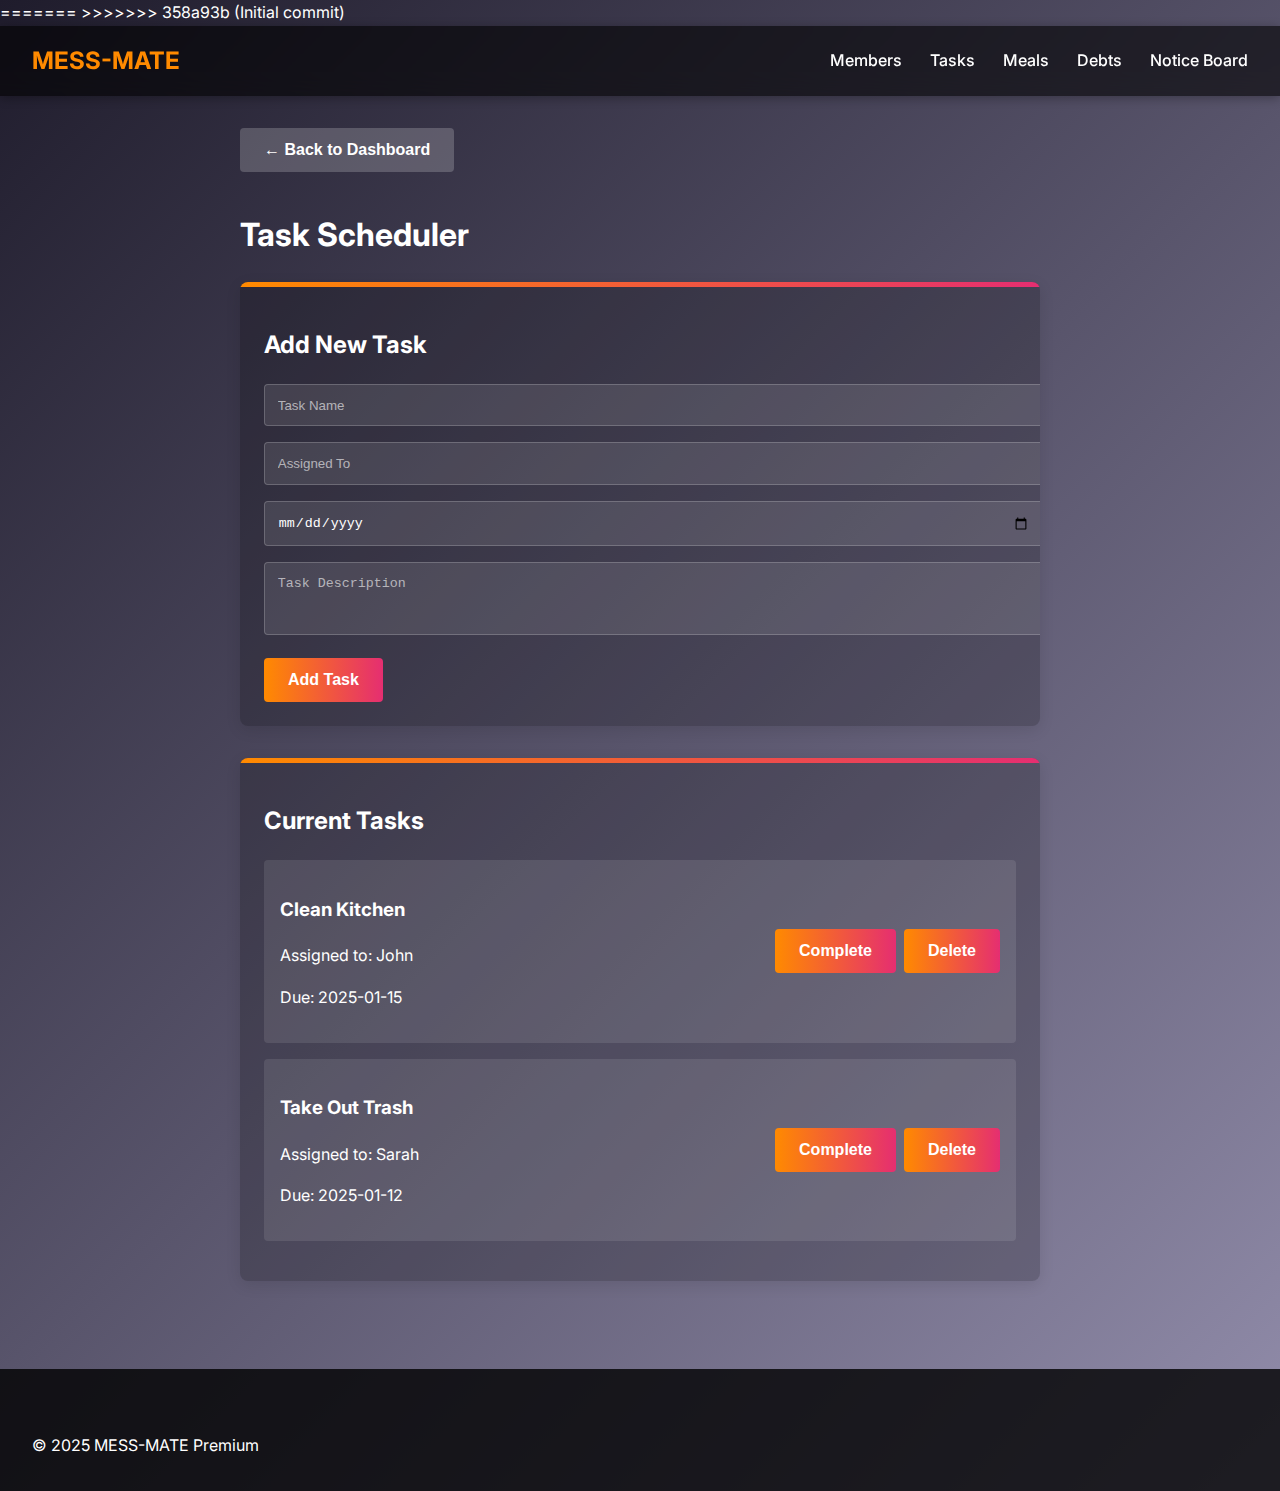
<file: tasks.html>
<!DOCTYPE html>
<html lang="en">
<head>
  <meta charset="UTF-8">
  <meta name="viewport" content="width=device-width, initial-scale=1.0">
  <title>Task Scheduler - MESS-MATE Premium</title>
  <link rel="stylesheet" href="styles.css">
  <link href="https://fonts.googleapis.com/css2?family=Inter:wght@400;600;700&display=swap" rel="stylesheet">
  <style>
    .task-container {
      max-width: 800px;
      margin: 0 auto;
      padding: 2rem;
    }
    .task-form {
      margin-bottom: 2rem;
    }
    .task-list {
      margin-top: 2rem;
    }
    .task-item {
      display: flex;
      justify-content: space-between;
      align-items: center;
      padding: 1rem;
      margin-bottom: 1rem;
      background: rgba(255,255,255,0.1);
      border-radius: 8px;
    }
    .task-actions {
      display: flex;
      gap: 0.5rem;
    }
    .back-button {
      margin-bottom: 1rem;
      background: rgba(255,255,255,0.2);
    }
  </style>
=======
  <link rel="stylesheet" href="common.css">
  <link rel="stylesheet" href="tasks.css">
  <link href="https://fonts.googleapis.com/css2?family=Inter:wght@400;600;700&display=swap" rel="stylesheet">
  <link rel="stylesheet" href="https://cdnjs.cloudflare.com/ajax/libs/font-awesome/6.0.0-beta3/css/all.min.css">
>>>>>>> 358a93b (Initial commit)
</head>
<body>
  <header class="navbar">
    <div class="logo">MESS-MATE</div>
    <nav>
      <a href="index.html#members">Members</a>
      <a href="index.html#tasks">Tasks</a>
      <a href="index.html#meals">Meals</a>
      <a href="index.html#debts">Debts</a>
      <a href="index.html#notice">Notice Board</a>
    </nav>
  </header>

  <div class="task-container">
    <button class="back-button" onclick="window.location.href='index.html'">← Back to Dashboard</button>
    
    <h1>Task Scheduler</h1>
    
    <div class="card task-form">
      <h2>Add New Task</h2>
      <form id="task-form">
        <input type="text" id="task-name" placeholder="Task Name" required>
        <input type="text" id="assigned-to" placeholder="Assigned To" required>
        <input type="date" id="due-date" required>
        <textarea id="task-description" placeholder="Task Description" rows="3"></textarea>
        <button type="submit">Add Task</button>
      </form>
    </div>
    
    <div class="card task-list">
      <h2>Current Tasks</h2>
      <div id="tasks-container">
        <!-- Tasks will be added here dynamically -->
        <div class="task-item">
          <div>
            <h3>Clean Kitchen</h3>
            <p>Assigned to: John</p>
            <p>Due: 2025-01-15</p>
          </div>
          <div class="task-actions">
            <button class="complete-btn">Complete</button>
            <button class="delete-btn">Delete</button>
          </div>
        </div>
        <div class="task-item">
          <div>
            <h3>Take Out Trash</h3>
            <p>Assigned to: Sarah</p>
            <p>Due: 2025-01-12</p>
          </div>
          <div class="task-actions">
            <button class="complete-btn">Complete</button>
            <button class="delete-btn">Delete</button>
          </div>
        </div>
      </div>
    </div>
  </div>

  <footer>
    <p>&copy; 2025 MESS-MATE Premium</p>
  </footer>

  <script>
    document.getElementById('task-form').addEventListener('submit', function(e) {
      e.preventDefault();
      
      const taskName = document.getElementById('task-name').value;
      const assignedTo = document.getElementById('assigned-to').value;
      const dueDate = document.getElementById('due-date').value;
      const description = document.getElementById('task-description').value;
      
      const taskItem = document.createElement('div');
      taskItem.className = 'task-item';
      
      taskItem.innerHTML = `
        <div>
          <h3>${taskName}</h3>
          <p>Assigned to: ${assignedTo}</p>
          <p>Due: ${dueDate}</p>
          ${description ? `<p>${description}</p>` : ''}
        </div>
        <div class="task-actions">
          <button class="complete-btn">Complete</button>
          <button class="delete-btn">Delete</button>
        </div>
      `;
      
      document.getElementById('tasks-container').prepend(taskItem);
      this.reset();
      
      // Add event listeners to new buttons
      addTaskButtonListeners(taskItem);
    });
    
    // Add event listeners to existing task buttons
    function addTaskButtonListeners(taskItem) {
      taskItem.querySelector('.complete-btn').addEventListener('click', function() {
        taskItem.style.opacity = '0.5';
        this.textContent = 'Completed';
        this.disabled = true;
      });
      
      taskItem.querySelector('.delete-btn').addEventListener('click', function() {
        taskItem.remove();
      });
    }
    
    // Add listeners to existing task items
    document.querySelectorAll('.task-item').forEach(item => {
      addTaskButtonListeners(item);
    });
  </script>
</body>
</html>
</file>
<file: common.css>
/* Common Styles for all pages */
:root {
  --primary-color: #ff8a00;
  --secondary-color: #e52e71;
  --bg-dark: #1f1c2c;
  --bg-light: rgba(255,255,255,0.1);
  --bg-dark-transparent: rgba(0,0,0,0.1);
  --bg-gradient-light: #928dab;
  --testimonial-gradient-dark: #2c3e50;
  --testimonial-gradient-light: #4ca1af;
  --text-light: #fff;
  --text-muted: rgba(255,255,255,0.6);
  --border-light: rgba(255,255,255,0.2);
  --bg-light-transparent: rgba(255,255,255,0.2);
  --shadow-sm: 0 2px 10px rgba(0,0,0,0.3);
  --shadow-md: 0 4px 15px rgba(0,0,0,0.2);
  --shadow-lg: 0 6px 20px rgba(0,0,0,0.3);
  --border-radius-sm: 4px;
  --border-radius-md: 15px;
  --border-radius-lg: 30px;
  --spacing-xs: 0.5rem;
  --spacing-sm: 0.8rem;
  --spacing-md: 1rem;
  --spacing-lg: 1.5rem;
  --spacing-xl: 2rem;
  --spacing-xxl: 3rem;
  --font-size-md: 1.2rem;
  --font-size-lg: 1.5rem;
  --font-size-xl: 2rem;
  --font-size-xxl: 3rem;
  --text-shadow: 2px 2px 4px rgba(0,0,0,0.5);
  --text-shadow-sm: 1px 1px 2px rgba(0,0,0,0.5);
  --container-width: 1200px;
  --font-family: 'Inter', sans-serif;
}

html {
  scroll-behavior: smooth;
}

body {
  font-family: var(--font-family);
  margin: 0;
  padding: 0;
  background: linear-gradient(135deg, var(--bg-dark), var(--bg-gradient-light));
  color: var(--text-light);
  line-height: 1.6;
  min-height: 100vh;
}

.navbar {
  display: flex;
  justify-content: space-between;
  align-items: center;
  padding: var(--spacing-md) var(--spacing-xl);
  background: rgba(0,0,0,0.6);
  backdrop-filter: blur(10px);
  position: sticky;
  top: 0;
  z-index: 1000;
  box-shadow: var(--shadow-sm);
}

.navbar a {
  color: var(--text-light);
  text-decoration: none;
  margin-left: var(--spacing-lg);
  font-weight: 500;
  display: inline-flex;
  align-items: center;
  transition: transform 0.3s ease;
}

.navbar a:hover {
  transform: translateY(-2px);
  color: var(--primary-color);
}

.navbar a i {
  margin-right: var(--spacing-xs);
}

.logo {
  font-weight: 700;
  font-size: 1.5rem;
  display: flex;
  align-items: center;
  color: var(--primary-color);
}

.logo i {
  margin-right: var(--spacing-sm);
}

/* Common form elements */
input, textarea, select {
  width: 100%;
  padding: var(--spacing-sm);
  margin-bottom: var(--spacing-md);
  background: var(--bg-light);
  border: 1px solid var(--border-light);
  border-radius: var(--border-radius-sm);
  color: var(--text-light);
}

input::placeholder, textarea::placeholder {
  color: var(--text-muted);
}

button {
  background: linear-gradient(90deg, var(--primary-color), var(--secondary-color));
  color: var(--text-light);
  border: none;
  padding: var(--spacing-sm) var(--spacing-lg);
  border-radius: var(--border-radius-sm);
  cursor: pointer;
  font-weight: bold;
  transition: transform 0.2s ease, box-shadow 0.2s ease;
}

button:hover {
  transform: translateY(-2px);
  box-shadow: var(--shadow-sm);
  opacity: 0.9;
}

#debt-table {
  width: 100%;
  border-collapse: collapse;
  margin-top: var(--spacing-md);
}

#debt-table th, #debt-table td {
  padding: var(--spacing-xs);
  text-align: left;
  border-bottom: 1px solid rgba(255,255,255,0.2);
}

.card {
  background: rgba(0,0,0,0.2);
  border-radius: 8px;
  padding: 1.5rem;
  margin-bottom: 1.5rem;
  box-shadow: 0 4px 15px rgba(0,0,0,0.1);
}

/* Animation */
@keyframes fadeIn {
  from { opacity: 0; transform: translateY(20px); }
  to { opacity: 1; transform: translateY(0); }
}

/* Footer */
footer {
  background: rgba(0,0,0,0.8);
  padding: 3rem 2rem 1rem;
  margin-top: 2rem;
}

.footer-content {
  display: flex;
  flex-wrap: wrap;
  justify-content: space-between;
  max-width: 1200px;
  margin: 0 auto;
  gap: 2rem;
}

.footer-section {
  flex: 1 1 300px;
}

.footer-section h3 {
  color: #ff8a00;
  margin-bottom: 1rem;
  display: flex;
  align-items: center;
}

.footer-section h3 i {
  margin-right: 8px;
}

.footer-section a {
  color: #fff;
  text-decoration: none;
  display: block;
  margin-bottom: 0.5rem;
  transition: color 0.3s ease;
}

.footer-section a:hover {
  color: #ff8a00;
}

.footer-section p {
  margin-bottom: 0.5rem;
}

.footer-section p i {
  margin-right: 8px;
  color: #ff8a00;
}

.footer-bottom {
  text-align: center;
  padding-top: 2rem;
  margin-top: 2rem;
  border-top: 1px solid rgba(255,255,255,0.1);
}


/* Reviews */
#reviews .review-item {
  background: rgba(255,255,255,0.08);
  border: 1px solid var(--border-light);
  border-radius: var(--border-radius-sm);
  padding: var(--spacing-md);
  margin-bottom: var(--spacing-sm);
}
#reviews .review-item.own-review {
  border-left: 4px solid var(--primary-color);
  box-shadow: inset 0 0 0 2px rgba(255,138,0,0.15);
  background: linear-gradient(135deg, rgba(255,138,0,0.18), rgba(229,46,113,0.18));
}
#reviews .review-item.own-review .review-header strong {
  color: var(--primary-color);
}
#reviews .review-header {
  display: flex;
  align-items: center;
  gap: var(--spacing-sm);
  font-size: 0.95rem;
  color: var(--text-light);
}
#reviews .review-time {
  margin-left: auto;
  color: var(--text-muted);
  font-size: 0.85rem;
}
#reviews .review-text {
  margin: var(--spacing-sm) 0;
}
#reviews .review-actions {
  display: flex;
  gap: var(--spacing-sm);
}
#reviews #review-form input[readonly] {
  background: var(--bg-light-transparent);
}

/* Reviews layout and input styling */
#reviews {
  display: flex;
  flex-direction: column;
  align-items: center; /* center the section content */
}
#reviews #review-form {
  width: 100%;
  max-width: 640px; /* place form in the middle with a readable width */
  margin: 0 auto var(--spacing-md);
}
#reviews #review-form input,
#reviews #review-form textarea {
  background: rgba(255,255,255,0.15); /* updated input color format */
  border: 1px solid rgba(255,255,255,0.35);
  color: var(--text-light);
  box-shadow: var(--shadow-sm);
}
#reviews #review-form input::placeholder,
#reviews #review-form textarea::placeholder {
  color: var(--text-muted);
}
#reviews #review-form input[readonly] {
  background: rgba(255,255,255,0.1);
  color: var(--text-muted);
}
#reviews #review-form input:focus,
#reviews #review-form textarea:focus {
  outline: none;
  border-color: var(--primary-color);
  box-shadow: 0 0 0 3px rgba(255,138,0,0.25);
}

/* Distinct color for Submit Review button */
#reviews #review-form button {
  background: linear-gradient(90deg, #2dd4bf, #0ea5e9); /* teal → cyan */
  border: 1px solid rgba(255,255,255,0.2);
  color: var(--text-light);
}
#reviews #review-form button:hover {
  filter: brightness(1.06);
}

#reviews #review-form button:hover {
  filter: brightness(1.05);
}
</file>
<file: expenses.css>
/* Expense Tracker Styles */
.expense-container {
  max-width: 800px;
  margin: 0 auto;
  padding: 2rem;
}

.expense-form, .meal-count-form {
  margin-bottom: 2rem;
}

.expense-history, .meal-count-history {
  margin-top: 2rem;
}

.expense-sections {
  display: grid;
  grid-template-columns: 1fr 1fr;
  gap: 1.5rem;
  margin-bottom: 2rem;
}

.expense-summary {
  margin-bottom: 2rem;
  padding: 1.5rem;
}

.summary-stats {
  display: flex;
  justify-content: space-between;
  flex-wrap: wrap;
  gap: 1rem;
}

.stat-item {
  display: flex;
  flex-direction: column;
  align-items: center;
  padding: 1rem;
  background: rgba(255,255,255,0.1);
  border-radius: 8px;
  min-width: 150px;
}

.stat-label {
  font-size: 0.9rem;
  margin-bottom: 0.5rem;
  color: rgba(255,255,255,0.7);
}

.stat-value {
  font-size: 1.5rem;
  font-weight: bold;
}

.meal-inputs {
  display: flex;
  justify-content: space-between;
  gap: 1rem;
  margin-bottom: 1rem;
}

.meal-input {
  display: flex;
  flex-direction: column;
  flex: 1;
}

.meal-input label {
  margin-bottom: 0.5rem;
}

.date-range-selector {
  display: flex;
  align-items: center;
  flex-wrap: wrap;
  gap: 1rem;
  margin-bottom: 1.5rem;
}

.calculation-results {
  display: flex;
  justify-content: space-between;
  flex-wrap: wrap;
  gap: 1rem;
  margin-top: 1.5rem;
  padding-top: 1.5rem;
  border-top: 1px solid rgba(255,255,255,0.1);
}

.result-item {
  display: flex;
  flex-direction: column;
  align-items: center;
  padding: 1rem;
  background: rgba(255,255,255,0.1);
  border-radius: 8px;
  min-width: 150px;
}

.result-label {
  font-size: 0.9rem;
  margin-bottom: 0.5rem;
  color: rgba(255,255,255,0.7);
}

.result-value {
  font-size: 1.5rem;
  font-weight: bold;
}

table {
  width: 100%;
  border-collapse: collapse;
  margin-top: 1rem;
}

th, td {
  padding: 0.75rem;
  text-align: left;
  border-bottom: 1px solid rgba(255,255,255,0.1);
}

th {
  background-color: rgba(0,0,0,0.2);
  font-weight: 600;
}

tr:hover {
  background-color: rgba(255,255,255,0.05);
}

.member-summary {
  margin-top: 2rem;
}

/* Responsive adjustments */
@media (max-width: 768px) {
  .expense-sections {
    grid-template-columns: 1fr;
  }
  
  .summary-stats, .calculation-results {
    flex-direction: column;
    align-items: stretch;
  }
  
  .stat-item, .result-item {
    width: 100%;
    min-width: unset;
  }
  
  .meal-inputs {
    flex-direction: column;
  }
  
  .date-range-selector {
    flex-direction: column;
    align-items: flex-start;
  }
  
  .date-range-selector input, .date-range-selector button {
    width: 100%;
  }
}
</file>
<file: meals.css>
/* Meal Planner Styles */
.meal-container {
  max-width: 800px;
  margin: 0 auto;
  padding: 20px;
  color: #333;
  background-color: #f5f5f5;
  border-radius: 10px;
  box-shadow: 0 4px 15px rgba(0,0,0,0.1);
}

/* Budget Input Section */
.budget-input-section {
  background-color: #fff;
  border-radius: 8px;
  box-shadow: 0 2px 10px rgba(0, 0, 0, 0.1);
  margin: 20px 0;
  padding: 20px;
}

.budget-input-section h2 {
  color: #2e7d32;
  text-align: center;
  margin-bottom: 20px;
  padding-bottom: 10px;
  border-bottom: 2px solid #e8f5e9;
}

.meal-container h1,
.meal-container h2,
.meal-container h3 {
  color: #333;
  margin-top: 0;
  margin-bottom: 15px;
}

.meal-container h1 {
  color: #2e7d32;
  text-align: center;
  margin-bottom: 30px;
  font-size: 28px;
}

.budget-form {
  display: flex;
  flex-direction: column;
  gap: 15px;
  margin-bottom: 20px;
}

.budget-note {
  margin-top: 10px;
  font-size: 14px;
  color: #666;
  font-style: italic;
  text-align: center;
}

.form-group {
  display: flex;
  flex-direction: column;
  gap: 5px;
}

.form-group label {
  font-weight: 600;
  color: #333;
  font-size: 16px;
  margin-bottom: 5px;
}

.form-group input {
  padding: 10px;
  border: 1px solid #ddd;
  border-radius: 4px;
  font-size: 16px;
  background-color: #fff;
  color: #333;
}

.calculate-btn {
  background-color: #4caf50;
  color: white;
  border: none;
  padding: 12px;
  border-radius: 4px;
  font-size: 16px;
  cursor: pointer;
  transition: background-color 0.3s;
}

.calculate-btn:hover {
  background-color: #45a049;
}

.budget-result {
  background-color: #f9f9f9;
  border-left: 4px solid #4caf50;
  padding: 15px;
  margin-top: 20px;
  border-radius: 0 5px 5px 0;
  color: #333;
  font-weight: 500;
}

.budget-result h3 {
  margin-top: 0;
  color: #2e7d32;
  font-size: 18px;
  margin-bottom: 15px;
}

.budget-result p {
  margin-bottom: 10px;
  font-size: 16px;
}

.budget-result span {
  font-weight: 600;
  color: #2e7d32;
}

.budget-recommendation {
  margin-top: 15px;
  padding-top: 15px;
  border-top: 1px dashed #ddd;
  color: #333;
}

.budget-recommendation strong {
  color: #2e7d32;
  font-size: 18px;
}

/* Meal Plan Section */
.meal-suggestion-card {
  color: #333;
  background-color: #fff;
  border-radius: 8px;
  box-shadow: 0 2px 10px rgba(0, 0, 0, 0.1);
  margin: 20px 0;
  padding: 20px;
  color: #333;
}

.meal-suggestion-card h2 {
  color: #2e7d32;
  text-align: center;
  margin-bottom: 20px;
  padding-bottom: 10px;
  border-bottom: 2px solid #e8f5e9;
}

.meal-plan {
  background-color: #f9f9f9;
  border-left: 4px solid #4caf50;
  padding: 15px;
  margin-bottom: 20px;
  border-radius: 0 5px 5px 0;
}

.meal-plan h3 {
  color: #333;
  margin-top: 0;
  margin-bottom: 10px;
}

.meal-plan p {
  margin-bottom: 15px;
  font-style: italic;
}

.meal-plan ul {
  padding-left: 20px;
  list-style-type: disc;
}

.meal-plan li {
  margin-bottom: 10px;
  line-height: 1.5;
}

.highlighted-plan {
  background-color: #e8f5e9;
  border-left: 4px solid #2e7d32;
  box-shadow: 0 2px 8px rgba(0, 0, 0, 0.1);
  transform: scale(1.02);
  transition: all 0.3s ease;
  color: #333;
  font-weight: 500;
}

.highlighted-plan h3 {
  color: #2e7d32;
  font-weight: 600;
}

.highlighted-plan strong {
  color: #2e7d32;
}

.meal-budget-info {
  display: flex;
  justify-content: space-between;
  margin-bottom: 20px;
  background-color: #f5f5f5;
  padding: 10px;
  border-radius: 5px;
}

.meal-plan-content {
  margin-top: 20px;
}

.meal-plan-category {
  background-color: #f9f9f9;
  border-left: 4px solid #4caf50;
  padding: 15px;
  margin-bottom: 15px;
  border-radius: 0 5px 5px 0;
}

.meal-plan-category h3 {
  color: #333;
  margin-top: 0;
  margin-bottom: 10px;
}

.meal-plan-category p {
  margin-bottom: 10px;
}

.meal-plan-category ul {
  padding-left: 20px;
}

.meal-plan-category li {
  margin-bottom: 8px;
  line-height: 1.5;
}

.meal-plan-warning {
  background-color: #ffebee;
  border-left: 4px solid #f44336;
  padding: 15px;
  margin-bottom: 15px;
  border-radius: 0 5px 5px 0;
}

.meal-form {
  margin-bottom: var(--spacing-xl);
}

.meal-list {
  margin-top: var(--spacing-xl);
}

.meal-item {
  display: flex;
  justify-content: space-between;
  align-items: center;
  padding: var(--spacing-md);
  margin-bottom: var(--spacing-md);
  background: var(--bg-light);
  border-radius: var(--border-radius-sm);
}

.meal-actions {
  display: flex;
  gap: var(--spacing-xs);
}

.back-button {
  margin-bottom: var(--spacing-md);
  background: var(--bg-light-transparent);
}

.meal-day {
  font-weight: bold;
  color: var(--primary-color);
  margin-bottom: var(--spacing-xs);
}

.meal-type {
  display: inline-block;
  padding: 0.3rem 0.6rem;
  border-radius: var(--border-radius-sm);
  background: rgba(229, 46, 113, 0.2);
  margin-right: var(--spacing-xs);
  font-size: 0.8rem;
}

.meal-calendar {
  display: grid;
  grid-template-columns: repeat(7, 1fr);
  gap: 0.5rem;
  margin-top: 1.5rem;
}

.calendar-day {
  background: rgba(255,255,255,0.1);
  border-radius: 8px;
  padding: 0.5rem;
  text-align: center;
}

.calendar-day h3 {
  margin-top: 0;
  margin-bottom: 0.5rem;
  font-size: 0.9rem;
}

/* Additional Meal Planner Styles */
.calendar-meals {
  font-size: 0.8rem;
  text-align: left;
}

.calendar-meals p {
  margin: 0.3rem 0;
}

.budget-section {
  margin-bottom: 2rem;
  padding: 1rem;
  background: rgba(255,255,255,0.05);
  border-radius: 8px;
  border-left: 4px solid #ff8a00;
}

.budget-controls {
  display: grid;
  grid-template-columns: 1fr 1fr;
  gap: 1rem;
  margin-bottom: 1rem;
}

.budget-display {
  display: flex;
  justify-content: space-between;
  margin-bottom: 0.5rem;
}

.budget-meter {
  height: 20px;
  background-color: rgba(255,255,255,0.1);
  border-radius: 10px;
  overflow: hidden;
  margin-bottom: 1rem;
}

.budget-progress {
  height: 100%;
  background: linear-gradient(90deg, #4caf50, #8bc34a);
  width: 65%;
  transition: width 0.3s ease;
}

.budget-warning {
  background: linear-gradient(90deg, #ff9800, #f44336);
}

.meal-cost {
  font-size: 0.8rem;
  background-color: rgba(255,255,255,0.1);
  padding: 2px 5px;
  border-radius: 3px;
  margin-left: 5px;
}

.affordable-meal {
  color: #4caf50 !important;
  font-weight: bold;
  cursor: pointer;
  transition: all 0.2s ease;
  border-left: 3px solid #4caf50;
}

.affordable-meal:hover {
  text-decoration: underline;
  transform: scale(1.05);
}

.expensive-meal {
  color: rgba(255,255,255,0.5) !important;
  border-left: 3px solid #f44336;
}

.budget-planner {
  margin-top: 1rem;
  padding-top: 1rem;
  border-top: 1px solid rgba(255,255,255,0.1);
}

.plan-button {
  background: linear-gradient(90deg, #4caf50, #8bc34a);
  width: 100%;
  padding: 0.75rem;
  margin-bottom: 1rem;
}

.plan-results {
  background: rgba(255,255,255,0.05);
  border-radius: 8px;
  padding: 1rem;
  margin-top: 1rem;
}

.plan-results h3 {
  margin-top: 0;
  color: #ff8a00;
  font-size: 1.1rem;
  border-bottom: 1px solid rgba(255,255,255,0.1);
  padding-bottom: 0.5rem;
}
</file>
<file: styles.css>
html {
  scroll-behavior: smooth;
}

body {
  font-family: 'Inter', sans-serif;
  margin: 0;
  background: linear-gradient(135deg, #1f1c2c, #928dab);
  color: #fff;
  line-height: 1.6;
}
.navbar {
  display: flex;
  justify-content: space-between;
  align-items: center;
  padding: 1rem 2rem;
  background: rgba(0,0,0,0.6);
  backdrop-filter: blur(10px);
  position: sticky;
  top: 0;
  z-index: 1000;
  box-shadow: 0 2px 10px rgba(0,0,0,0.3);
}
.navbar a {
  color: #fff;
  text-decoration: none;
  margin-left: 1.5rem;
  font-weight: 500;
  display: inline-flex;
  align-items: center;
  transition: transform 0.3s ease;
}

.navbar a:hover {
  transform: translateY(-2px);
  color: #ff8a00;
}

.navbar a i {
  margin-right: 5px;
}
.logo {
  font-weight: 700;
  font-size: 1.5rem;
  display: flex;
  align-items: center;
  color: #ff8a00;
}

.logo i {
  margin-right: 8px;
}
.hero-section {
  background: linear-gradient(rgba(0,0,0,0.7), rgba(0,0,0,0.7)), url('https://images.unsplash.com/photo-1504674900247-0877df9cc836?ixlib=rb-1.2.1&auto=format&fit=crop&w=1350&q=80');
  background-size: cover;
  background-position: center;
  height: 60vh;
  display: flex;
  align-items: center;
  justify-content: center;
  text-align: center;
  padding: 0 2rem;
}

.hero-content {
  max-width: 800px;
}

.hero-content h1 {
  font-size: 3rem;
  margin-bottom: 1rem;
  text-shadow: 2px 2px 4px rgba(0,0,0,0.5);
}

.hero-content p {
  font-size: 1.2rem;
  margin-bottom: 2rem;
  text-shadow: 1px 1px 2px rgba(0,0,0,0.5);
}

.cta-button {
  padding: 1rem 2rem;
  font-size: 1.2rem;
  background: linear-gradient(90deg, #ff8a00, #e52e71);
  border-radius: 30px;
  box-shadow: 0 4px 15px rgba(0,0,0,0.2);
  transition: transform 0.3s ease, box-shadow 0.3s ease, background 0.3s ease;
  position: relative;
  overflow: hidden;
  cursor: pointer;
}

.cta-button:hover {
  transform: translateY(-5px);
  box-shadow: 0 6px 20px rgba(0,0,0,0.3);
  background: linear-gradient(90deg, #e52e71, #ff8a00);
}

.cta-button:after {
  content: '→';
  position: absolute;
  right: 20px;
  top: 50%;
  transform: translateY(-50%);
  opacity: 0;
  transition: opacity 0.3s ease, right 0.3s ease;
}

.cta-button:hover:after {
  opacity: 1;
  right: 15px;
}

.section-title {
  text-align: center;
  font-size: 2rem;
  margin: 3rem 0 2rem;
  position: relative;
  padding-bottom: 1rem;
}

.section-title:after {
  content: '';
  position: absolute;
  bottom: 0;
  left: 50%;
  transform: translateX(-50%);
  width: 100px;
  height: 3px;
  background: linear-gradient(90deg, #ff8a00, #e52e71);
}

.features-section {
  padding: 3rem 2rem;
  background: rgba(0,0,0,0.1);
}

.features-container {
  display: flex;
  flex-wrap: wrap;
  justify-content: center;
  gap: 2rem;
  max-width: 1200px;
  margin: 0 auto;
}

.feature-card {
  background: rgba(255,255,255,0.1);
  border-radius: 15px;
  padding: 2rem;
  text-align: center;
  flex: 1 1 300px;
  max-width: 350px;
  box-shadow: 0 4px 20px rgba(0,0,0,0.2);
  transition: transform 0.3s ease;
}

.feature-card:hover {
  transform: translateY(-10px);
}

.feature-icon {
  font-size: 3rem;
  color: #ff8a00;
  margin-bottom: 1rem;
}

.dashboard-section {
  display: grid;
  grid-template-columns: repeat(auto-fit, minmax(300px, 1fr));
  gap: 2rem;
  padding: 2rem;
  max-width: 1400px;
  margin: 0 auto;
  scroll-margin-top: 80px; /* Ensures the section doesn't get hidden under the sticky navbar when scrolled to */
}

.dashboard-intro {
  grid-column: 1 / -1;
  background: rgba(255,255,255,0.1);
  border-radius: 15px;
  padding: 1.5rem;
  margin-bottom: 1rem;
  text-align: center;
  animation: fadeIn 0.8s ease-out;
  box-shadow: 0 4px 20px rgba(0,0,0,0.2);
  border-left: 4px solid #ff8a00;
}

@keyframes fadeIn {
  from { opacity: 0; transform: translateY(20px); }
  to { opacity: 1; transform: translateY(0); }
}
.card {
  background: rgba(255,255,255,0.1);
  border-radius: 15px;
  padding: 1.5rem;
  box-shadow: 0 4px 20px rgba(0,0,0,0.2);
  transition: transform 0.3s ease, box-shadow 0.3s ease;
  display: flex;
  flex-direction: column;
  position: relative;
  overflow: hidden;
}

.card:before {
  content: '';
  position: absolute;
  top: 0;
  left: 0;
  width: 100%;
  height: 5px;
  background: linear-gradient(90deg, #ff8a00, #e52e71);
}

.card-icon {
  font-size: 2rem;
  color: #ff8a00;
  margin-bottom: 1rem;
  display: inline-block;
}
.card:hover {
  transform: translateY(-5px);
}
button {
  background: linear-gradient(90deg, #ff8a00, #e52e71);
  border: none;
  color: #fff;
  padding: 0.7rem 1.2rem;
  border-radius: 8px;
  cursor: pointer;
  font-size: 1rem;
  font-weight: 600;
  transition: all 0.3s ease;
  margin-top: auto;
}
button:hover {
  opacity: 0.9;
}
textarea, input {
  width: 100%;
  padding: 0.5rem;
  border-radius: 8px;
  border: none;
  margin-bottom: 1rem;
  resize: none;
}
#debt-table {
  width: 100%;
  border-collapse: collapse;
  margin-top: 1rem;
}
#debt-table th, #debt-table td {
  padding: 0.5rem;
  text-align: left;
  border-bottom: 1px solid rgba(255,255,255,0.2);
}
.testimonials-section {
  padding: 3rem 2rem;
  background: linear-gradient(135deg, #2c3e50, #4ca1af);
}

.testimonials-container {
  display: flex;
  flex-wrap: wrap;
  justify-content: center;
  gap: 2rem;
  max-width: 1200px;
  margin: 0 auto;
}

.testimonial-card {
  background: rgba(255,255,255,0.1);
  border-radius: 15px;
  padding: 2rem;
  text-align: center;
  flex: 1 1 300px;
  max-width: 350px;
  box-shadow: 0 4px 20px rgba(0,0,0,0.2);
  transition: transform 0.3s ease;
}

.testimonial-card:hover {
  transform: translateY(-5px);
}

.testimonial-avatar {
  font-size: 3rem;
  color: #ff8a00;
  margin-bottom: 1rem;
}

.testimonial-text {
  font-style: italic;
  margin-bottom: 1rem;
  line-height: 1.6;
}

.testimonial-author {
  font-weight: 600;
  color: #ff8a00;
}

footer {
  background: rgba(0,0,0,0.8);
  padding: 3rem 2rem 1rem;
  margin-top: 2rem;
}

.footer-content {
  display: flex;
  flex-wrap: wrap;
  justify-content: space-between;
  max-width: 1200px;
  margin: 0 auto;
  gap: 2rem;
}

.footer-section {
  flex: 1 1 300px;
}

.footer-section h3 {
  color: #ff8a00;
  margin-bottom: 1rem;
  display: flex;
  align-items: center;
}

.footer-section h3 i {
  margin-right: 8px;
}

.footer-section a {
  color: #fff;
  text-decoration: none;
  display: block;
  margin-bottom: 0.5rem;
  transition: color 0.3s ease;
}

.footer-section a:hover {
  color: #ff8a00;
}

.footer-section p {
  margin-bottom: 0.5rem;
}

.footer-section p i {
  margin-right: 8px;
  color: #ff8a00;
}

.footer-bottom {
  text-align: center;
  padding-top: 2rem;
  margin-top: 2rem;
  border-top: 1px solid rgba(255,255,255,0.1);
}
</file>
<file: tasks.css>
/* Task Scheduler Styles */
.task-container {
  max-width: 800px;
  margin: 0 auto;
  padding: var(--spacing-xl);
}

.task-form {
  margin-bottom: var(--spacing-xl);
}

.task-list {
  margin-top: var(--spacing-xl);
}

.task-item {
  display: flex;
  justify-content: space-between;
  align-items: center;
  padding: var(--spacing-md);
  margin-bottom: var(--spacing-md);
  background: var(--bg-light);
  border-radius: var(--border-radius-sm);
}

.task-actions {
  display: flex;
  gap: var(--spacing-xs);
}

.back-button {
  margin-bottom: var(--spacing-md);
  background: var(--bg-light-transparent);
}
</file>
